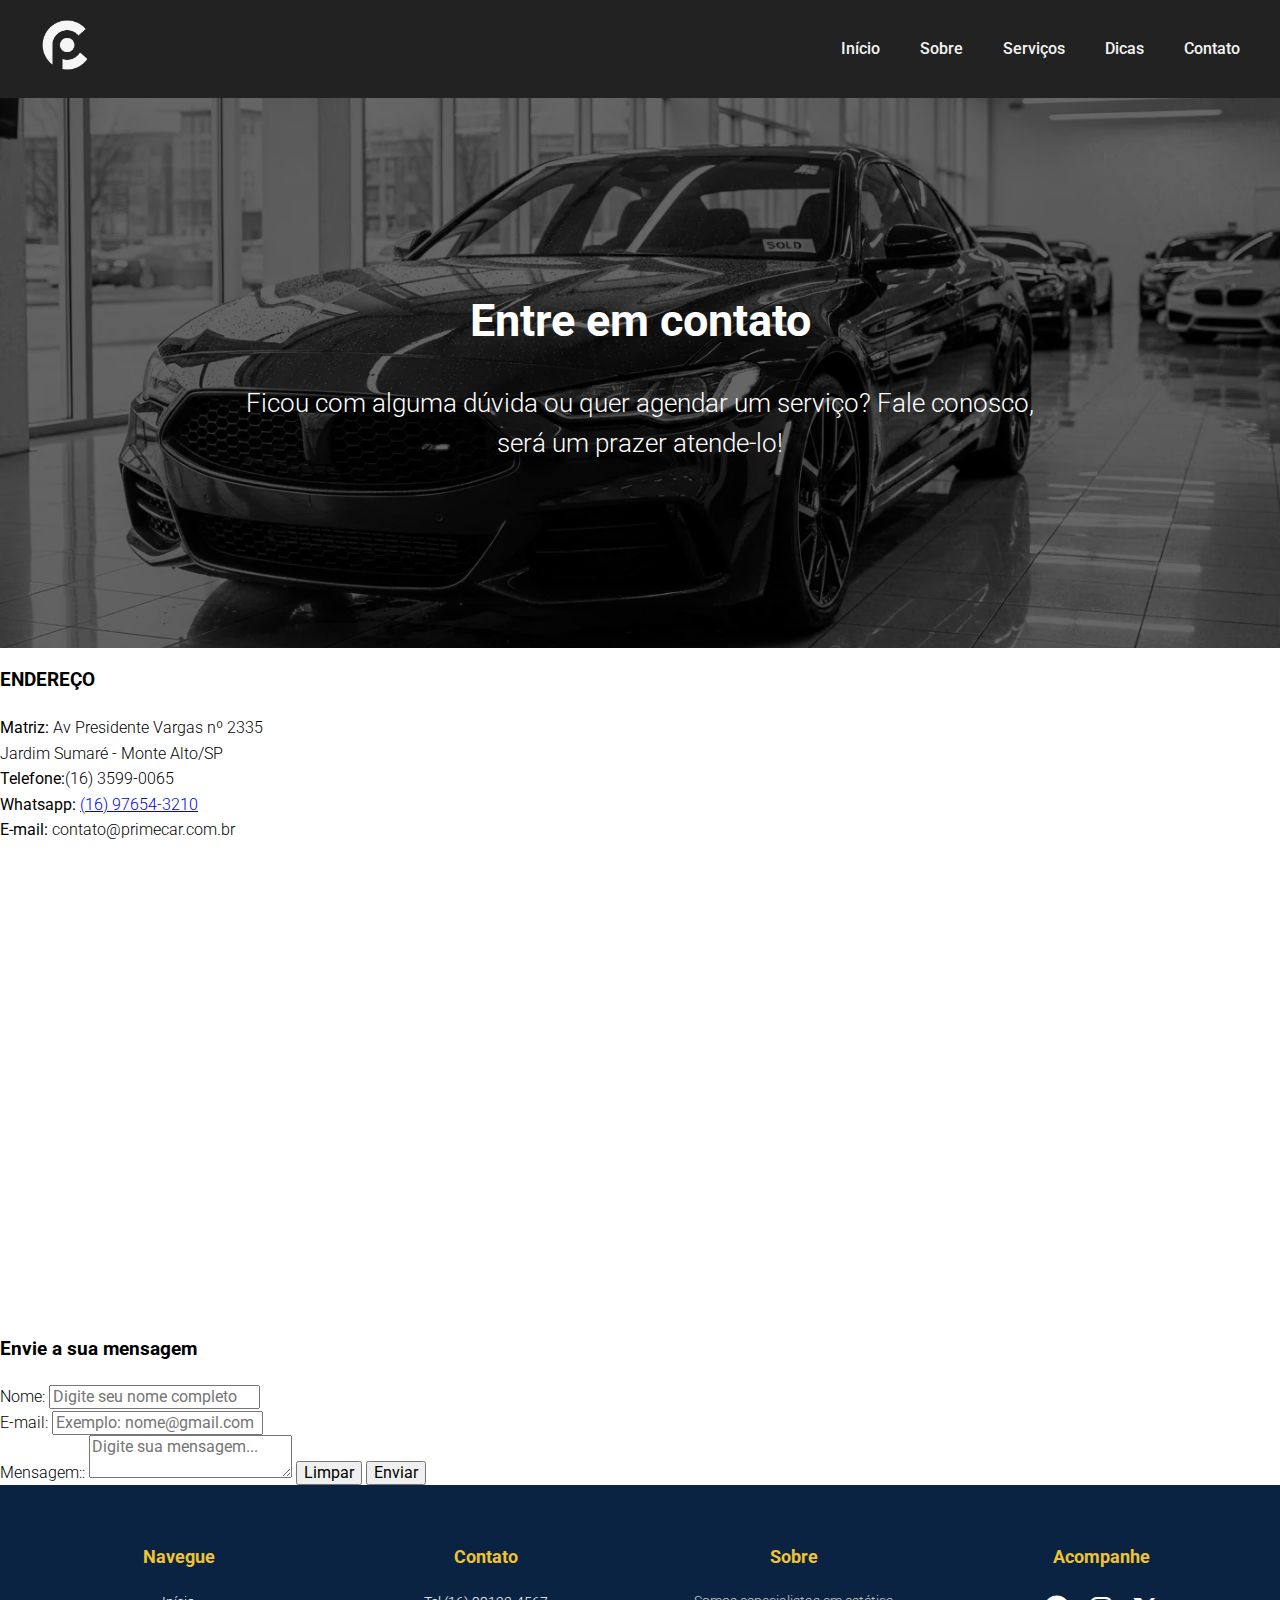
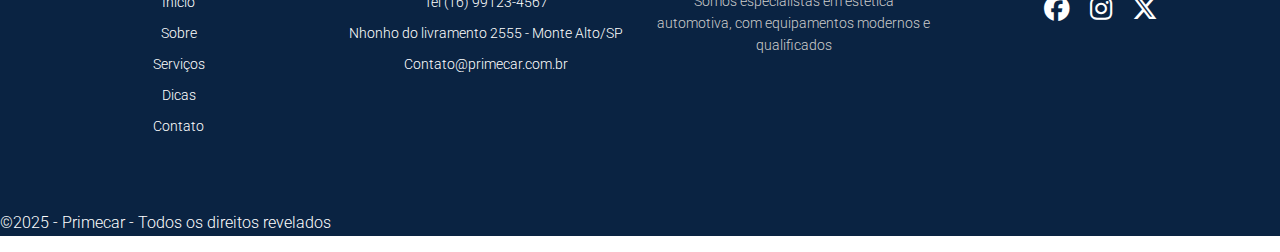
<file: contato.html>
<!DOCTYPE HTML>
<html lang="pt-BR">
<head>
  <meta charset="utf-8">
    <title>Primecar - Centro automotivo</title>

    <!-- FOLHAS DE ESTILO -->
    <link rel="stylesheet" type="text/css" href="css/normalize.css">
    <link rel="stylesheet" type="text/css" href="css/style.css">

    <!-- FONTES -->
    <link rel="preconnect" href="https://fonts.googleapis.com">
    <link rel="preconnect" href="https://fonts.gstatic.com" crossorigin>
    <link href="https://fonts.googleapis.com/css2?family=Roboto:ital,wght@0,100..900;1,100..900&family=Ubuntu:ital,wght@0,300;0,400;0,500;0,700;1,300;1,400;1,500;1,700&display=swap" rel="stylesheet">

        <!--ICONS-->
    <link rel="stylesheet" href="https://cdnjs.cloudflare.com/ajax/libs/font-awesome/6.5.0/css/all.min.css"&gt; <!-- Biblioteca de ícones (Facebook, Instagram, etc.) --> <!-- BIBILIOTECA DE ICONS - FACEBOOK INSTA E X-->

  </head>
  <body>
    <header class="main-header">
      <div class="logo">
        <img src="img/logo.png">
      </div>
      <nav class="main-nav">
        <ul>
        <a href="index.html"> <li>Início</li> </a>
         <a href="sobre.html"> <li>Sobre</li> </a>
         <a href="servicos.html"> <li>Serviços</li> </a>
         <a href="dicas.html"> <li>Dicas</li> </a>
         <a href="contato.html"> <li>Contato</li> </a>
        </ul>
      </nav>
    </header>
    <main>
       <section class="banner">
        <div class="banner-overlay"></div>  <!-- Sobreposição escura por cima da imagem -->
        <div class="banner-content">
           <h1>Entre em contato</h1>
         <p>Ficou com alguma dúvida ou quer agendar um serviço? Fale conosco, será um prazer atende-lo!</p>
        </div>
       </section>
       <!--SEÇÃO PRINCIPAL DA PÁGINA CONTATO-->
       <section class="contato">
         <!--BLOCO DE INFORMAÇÕES E MAPA-->
         <div class="contato-info">
           <!--TEXTO COM ENDEREÇO E INFORMAÇÕES-->
           <div class="contato-texto">
             <h3>ENDEREÇO</h3>
             <p>
               <strong>Matriz:</strong> Av Presidente Vargas nº 2335 <br>
               Jardim Sumaré - Monte Alto/SP <br>
               <strong>Telefone:</strong>(16) 3599-0065 <br>
               <strong>Whatsapp:</strong> <a href="https://wa.me/5516976543210"> (16) 97654-3210 </a> <br>
               <strong>E-mail:</strong> contato@primecar.com.br
             </p>
             <!--MAPA DO GOOGLE MAPS INCORPORADO-->
             <div class="contato-mapa">
               <iframe src="https://www.google.com/maps/embed?pb=!1m18!1m12!1m3!1d14291.809651965357!2d-48.49410683303131!3d-21.26377191897359!2m3!1f0!2f0!3f0!3m2!1i1024!2i768!4f13.1!3m3!1m2!1s0x94b946a0d67e47d1%3A0xf3e1b55ad50b293c!2sCentro%2C%20Monte%20Alto%20-%20SP%2C%2015910-000!5e1!3m2!1spt-BR!2sbr!4v1759835533305!5m2!1spt-BR!2sbr" width="600" height="450" style="border:0;" allowfullscreen="" loading="lazy" referrerpolicy="no-referrer-when-downgrade"></iframe>
             </div>
           </div>
         </div>
         <!--FORMULÁRIO DE CONTATO-->
         <div class="formulario-contato">
           <h3>Envie a sua mensagem</h3>
           <!--INICIO DO FORMULARIO DE CONTATO-->
           <form action="#" method=""> 


            <!----
            ' ACTION : destino de envio das informações do formulário ; ' METHOD : A forma de envio das informações podem ser GET ou POST.

            GET :  Envia as informações pela URL. Os valores ficam visiveis na barra de endereços, usado em formulários de pesquisa, filtro de produtos ou páginas de listagem como por exemplo "buscar carros por modelo." 


            POST : Envia as informações por dentro do corpo de requisitação, não aparecendo na barra de endereço URL. Usado em formulários de contatto, login, cadastro e etc.
            ----->
             
           </form>


            <!--Grupo de campo para nome-->

            <div class="form-grupo"> 
               <label for="nome">Nome:</label>
               <input type="text" name="nome" id="nome" placeholder="Digite seu nome completo" required="">
            </div>

             <!--Grupo de campo para E-mail-->

            <div class="form-grupo"></div>
             <label for="email">E-mail:</label>
             <input type="email" name="email" id="email" placeholder="Exemplo: nome@gmail.com" required="">
            </div>

            <!--Campo de mensagem-->

            <div class="form-grupo"></div>
             <label for="mensagem">Mensagem::</label>
             <textarea id="mensagem" name="Mensagem" placeholder="Digite sua mensagem..."></textarea>
            </div>

            <!--Botão de envio-->

             <button type="reset" class="btn-reset">Limpar</button>
             <button type="submit" class="btn-enviar">Enviar</button>
            
       </section>
    </main>
   <footer class="rodape"> <!-- INICIO DO RODAPÉ DO SITE -->

    <div class="rodape-container"> <!-- CONTAIR DO RODAPÉ PARA ORGANIZAÇÃO -->

       <!-- COLUNA 1 - NAVEGUE -->
       <div>
           <h3>Navegue</h3>
           <ul>
             <a href="index.html"><li>Início</li></a>
             <a href="sobre.html"><li>Sobre</li></a>
             <a href="serviços.html"><li>Serviços</li></a>
             <a href="dicas.html"><li>Dicas</li></a>
             <a href="contato.html"><li>Contato</li></a>
           </ul>
       </div> <!-- FECHA COLUNA 1 -->

       <!-- COLUNA 2 - CONTATO -->
       <div>
           <h3>Contato</h3>
           <ul>
             <li>Tel (16) 99123-4567</li>
             <li>Nhonho do livramento 2555 - Monte Alto/SP</li>
             <a href="mailto:Contato@primecar.com.br"><li>Contato@primecar.com.br</li></a>
           </ul>
       </div> <!-- FECHA COLUNA 2 -->

       <!-- COLUNA 3 - SOBRE -->
       <div>
           <h3>Sobre</h3>
           <p>Somos especialistas em estética automotiva, com equipamentos modernos e qualificados</p>
       </div> <!-- FECHA COLUNA 3 -->

       <!-- COLUNA 4 - ACOMPANHA (REDES SOCIAIS) -->
       <div>
           <h3>Acompanhe</h3>
           <div class="social-links">
             <a href=""><i class="fa-brands fa-facebook"></i></a>
             <a href=""><i class="fa-brands fa-instagram"></i></a>
             <a href=""><i class="fa-brands fa-x-twitter"></i></a>
           </div>
       </div> <!-- FECHA COLUNA 4 -->

    </div> <!-- FINAL DO CONTAINER DO RODAPÉ-->

    <p>&copy;2025 - Primecar - Todos os direitos revelados</p>
   </footer> <!-- FIM DO RODAPÉ -->
  </body>
  </html>
</file>
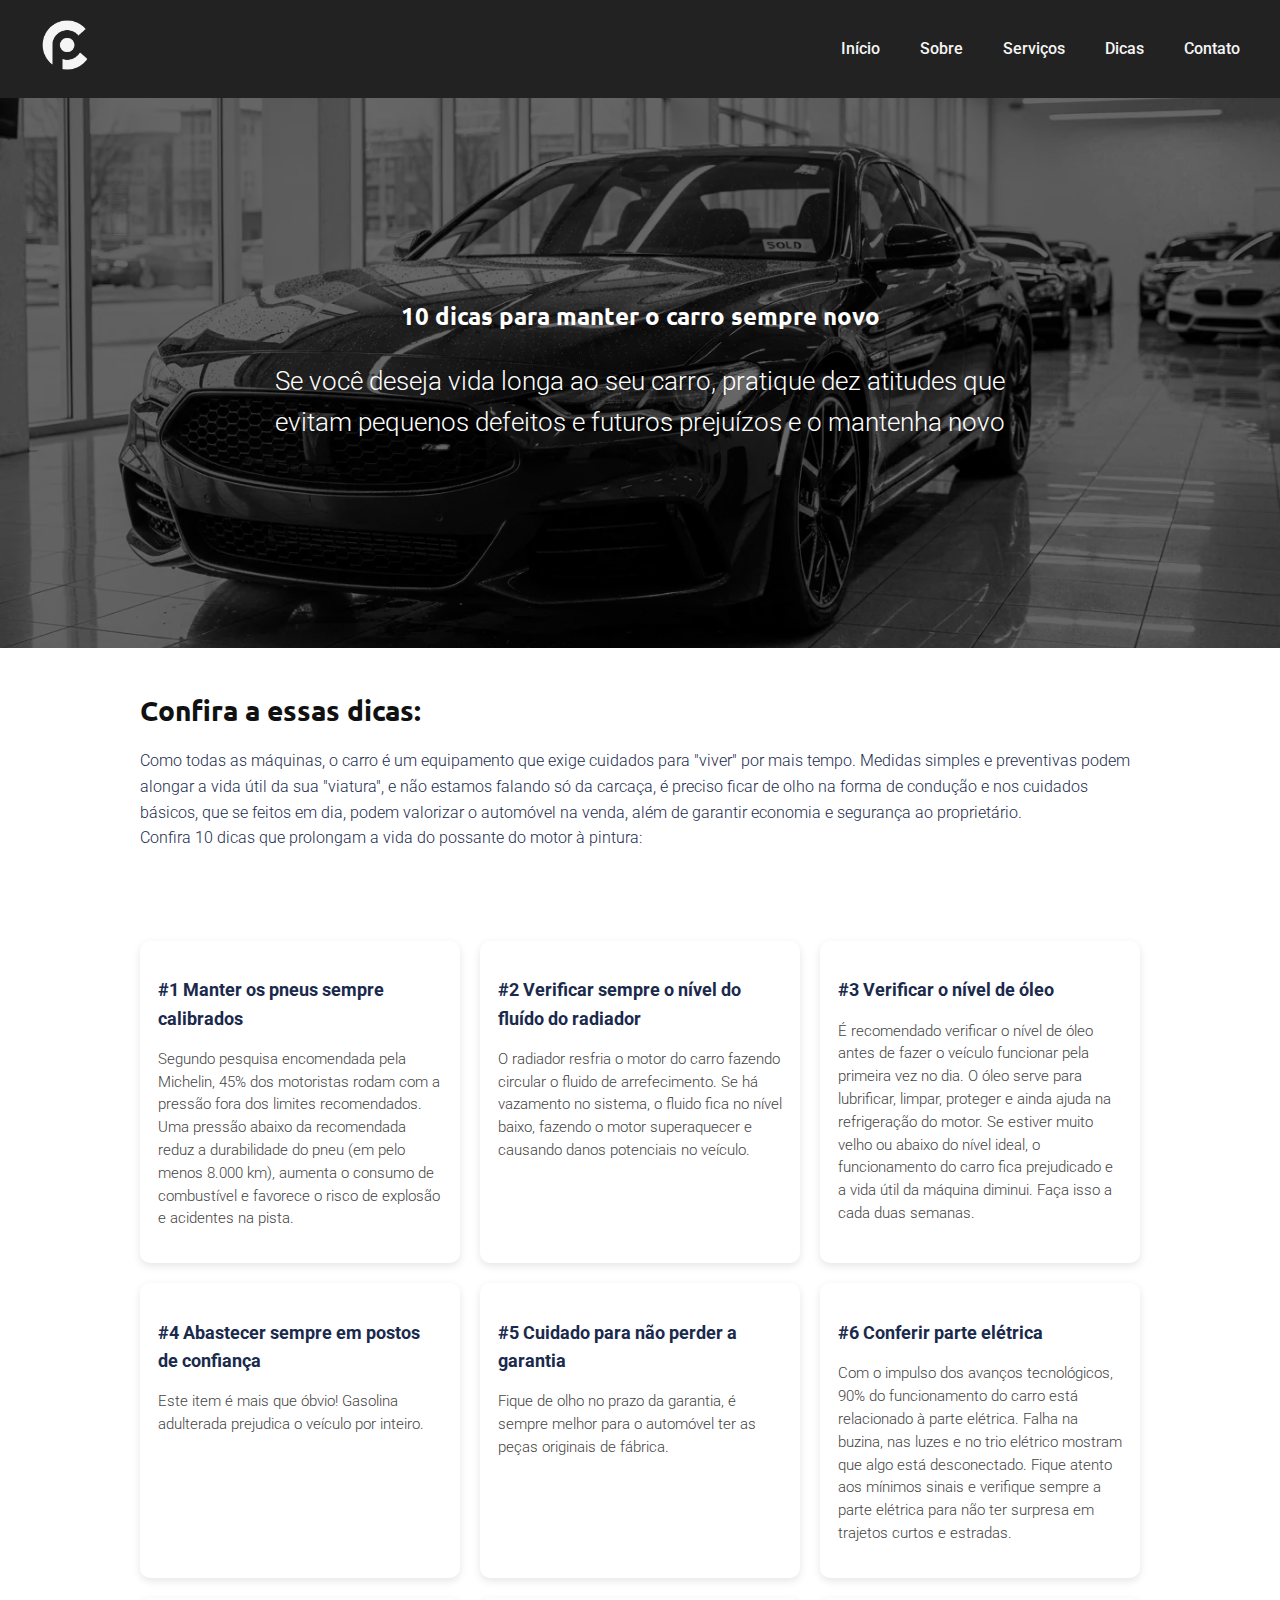
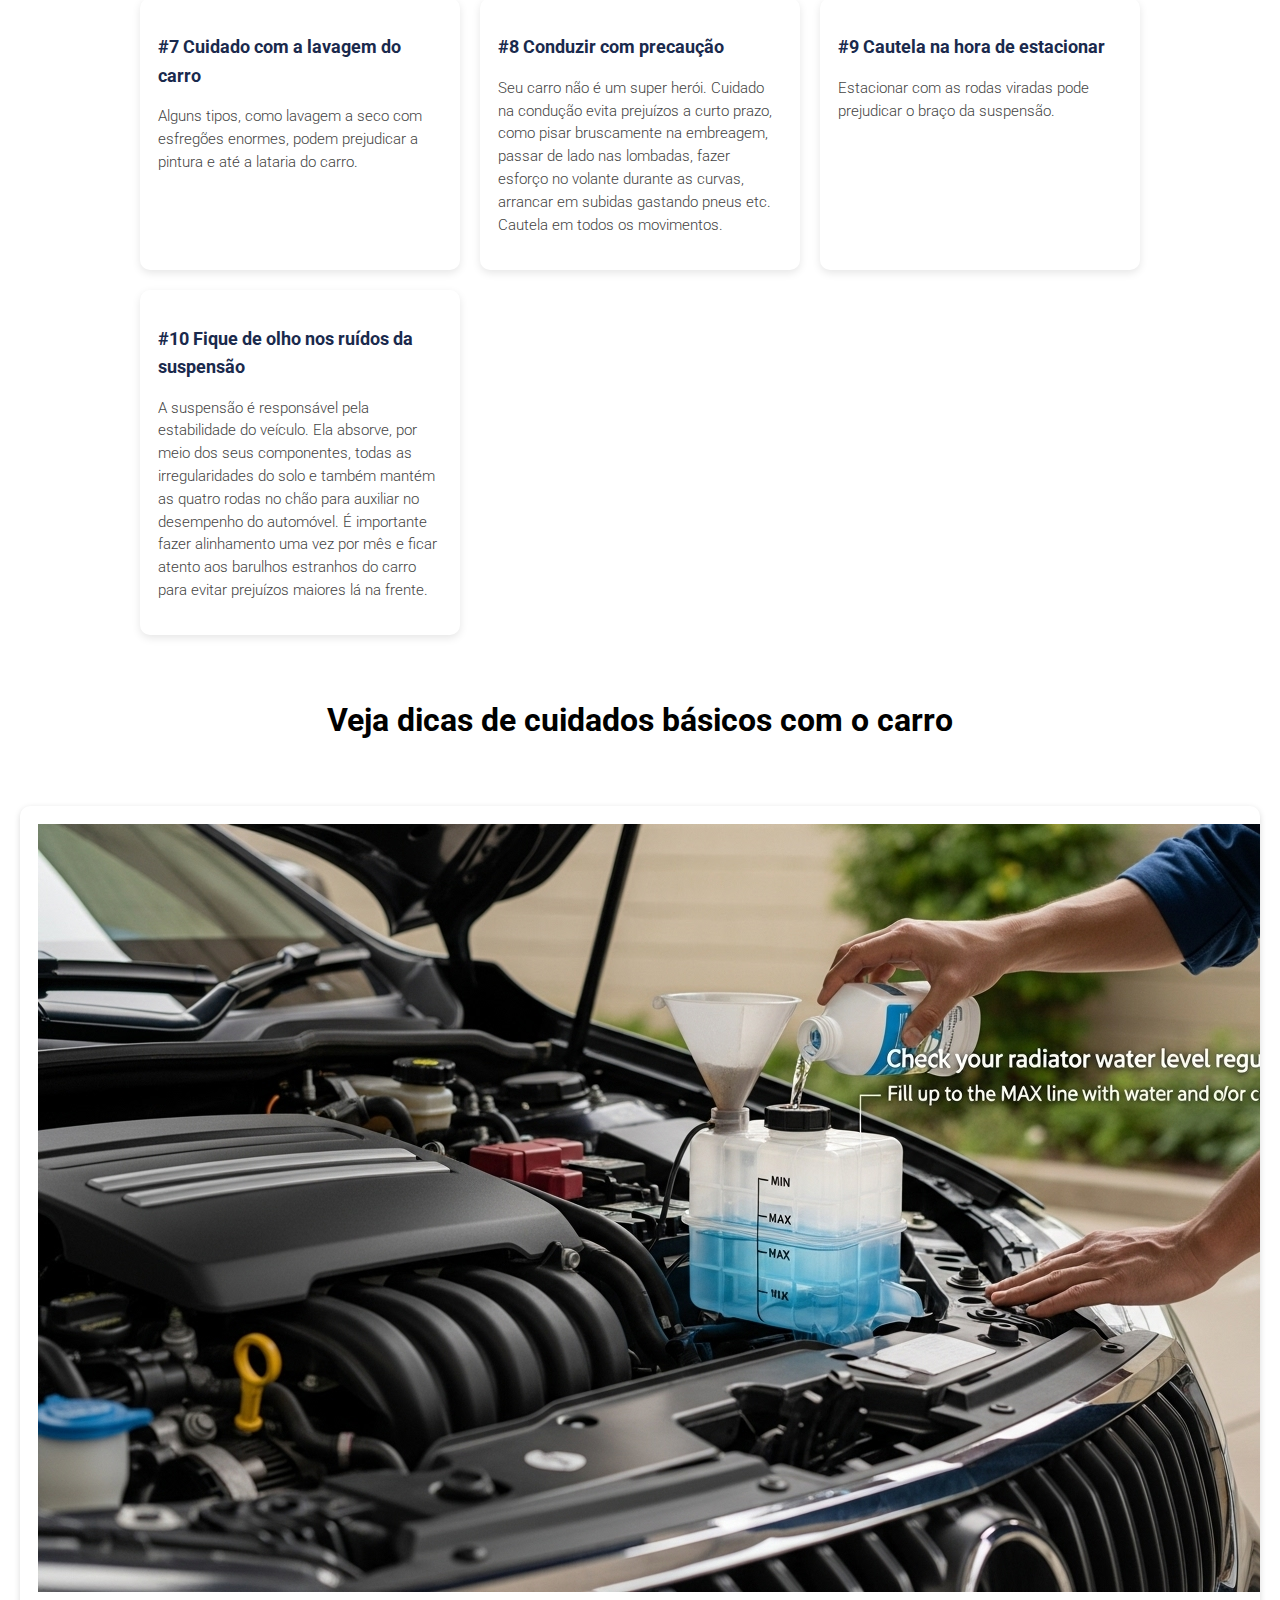
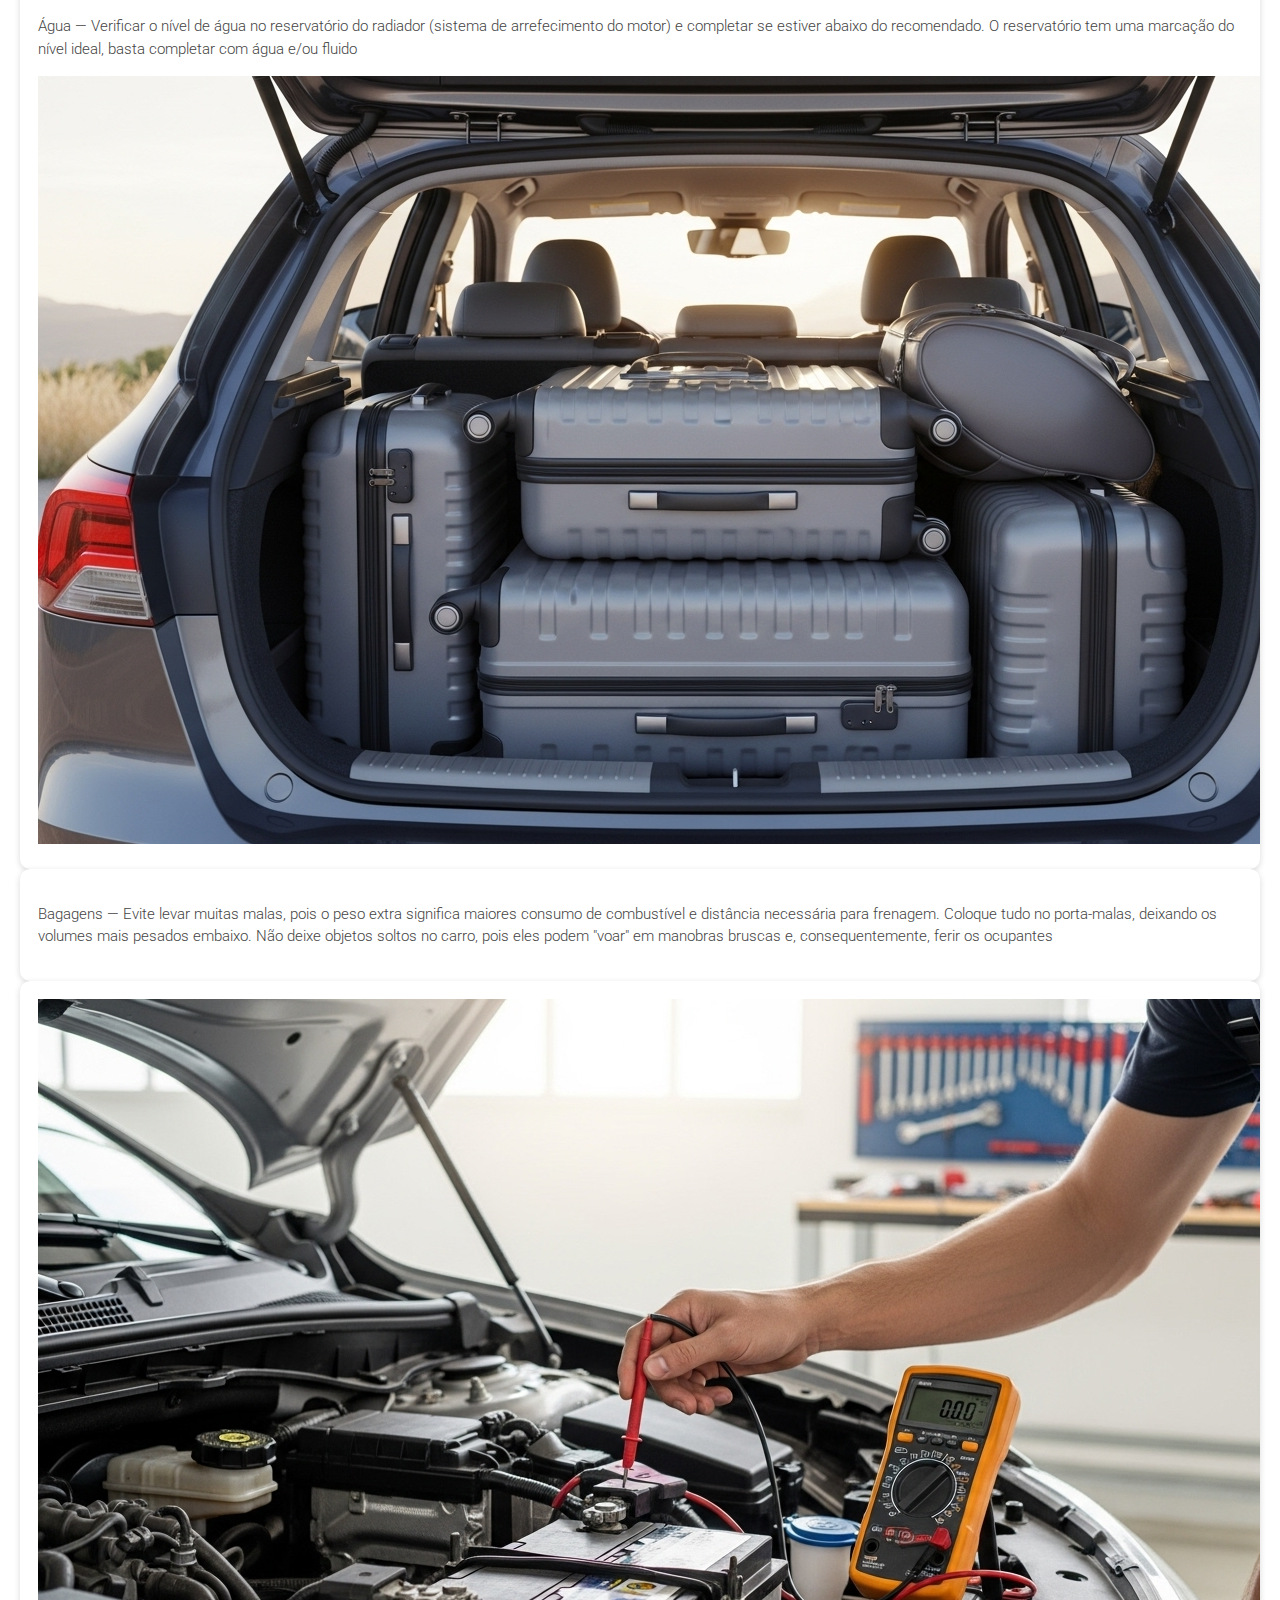
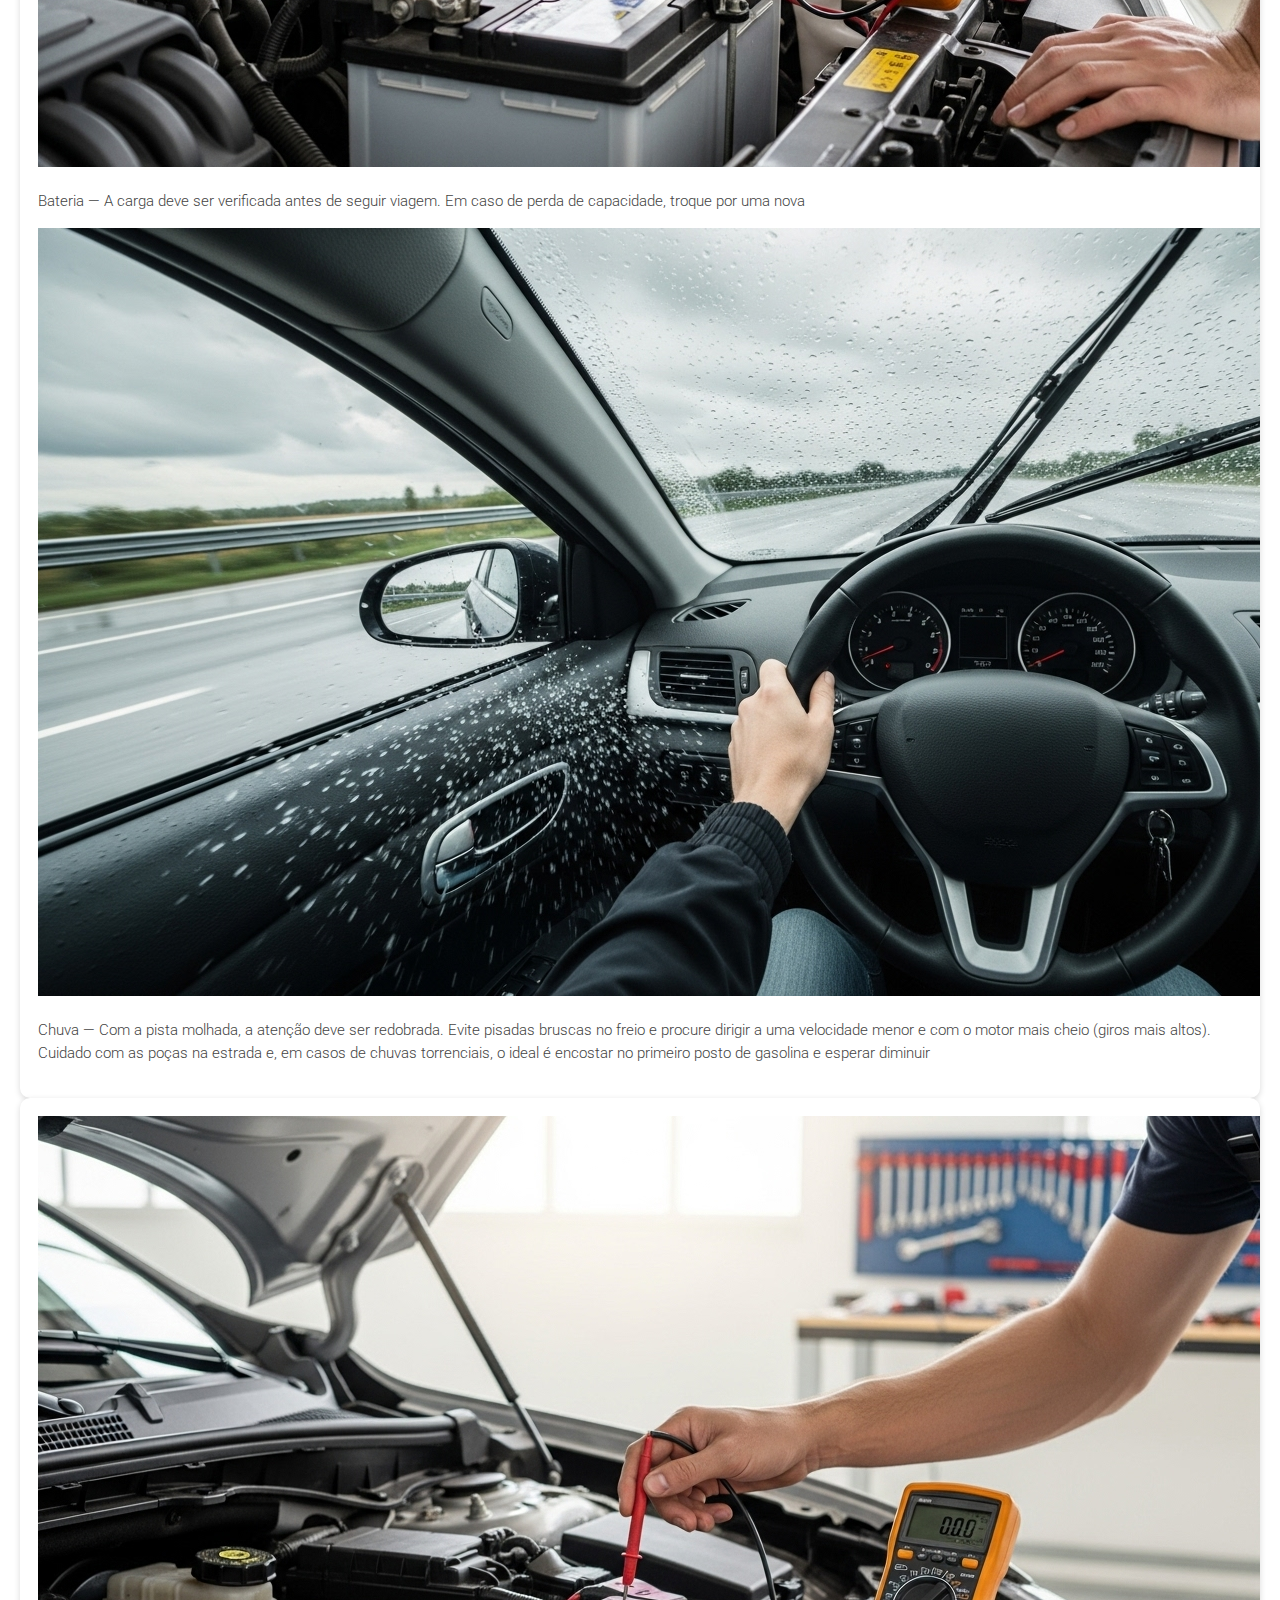
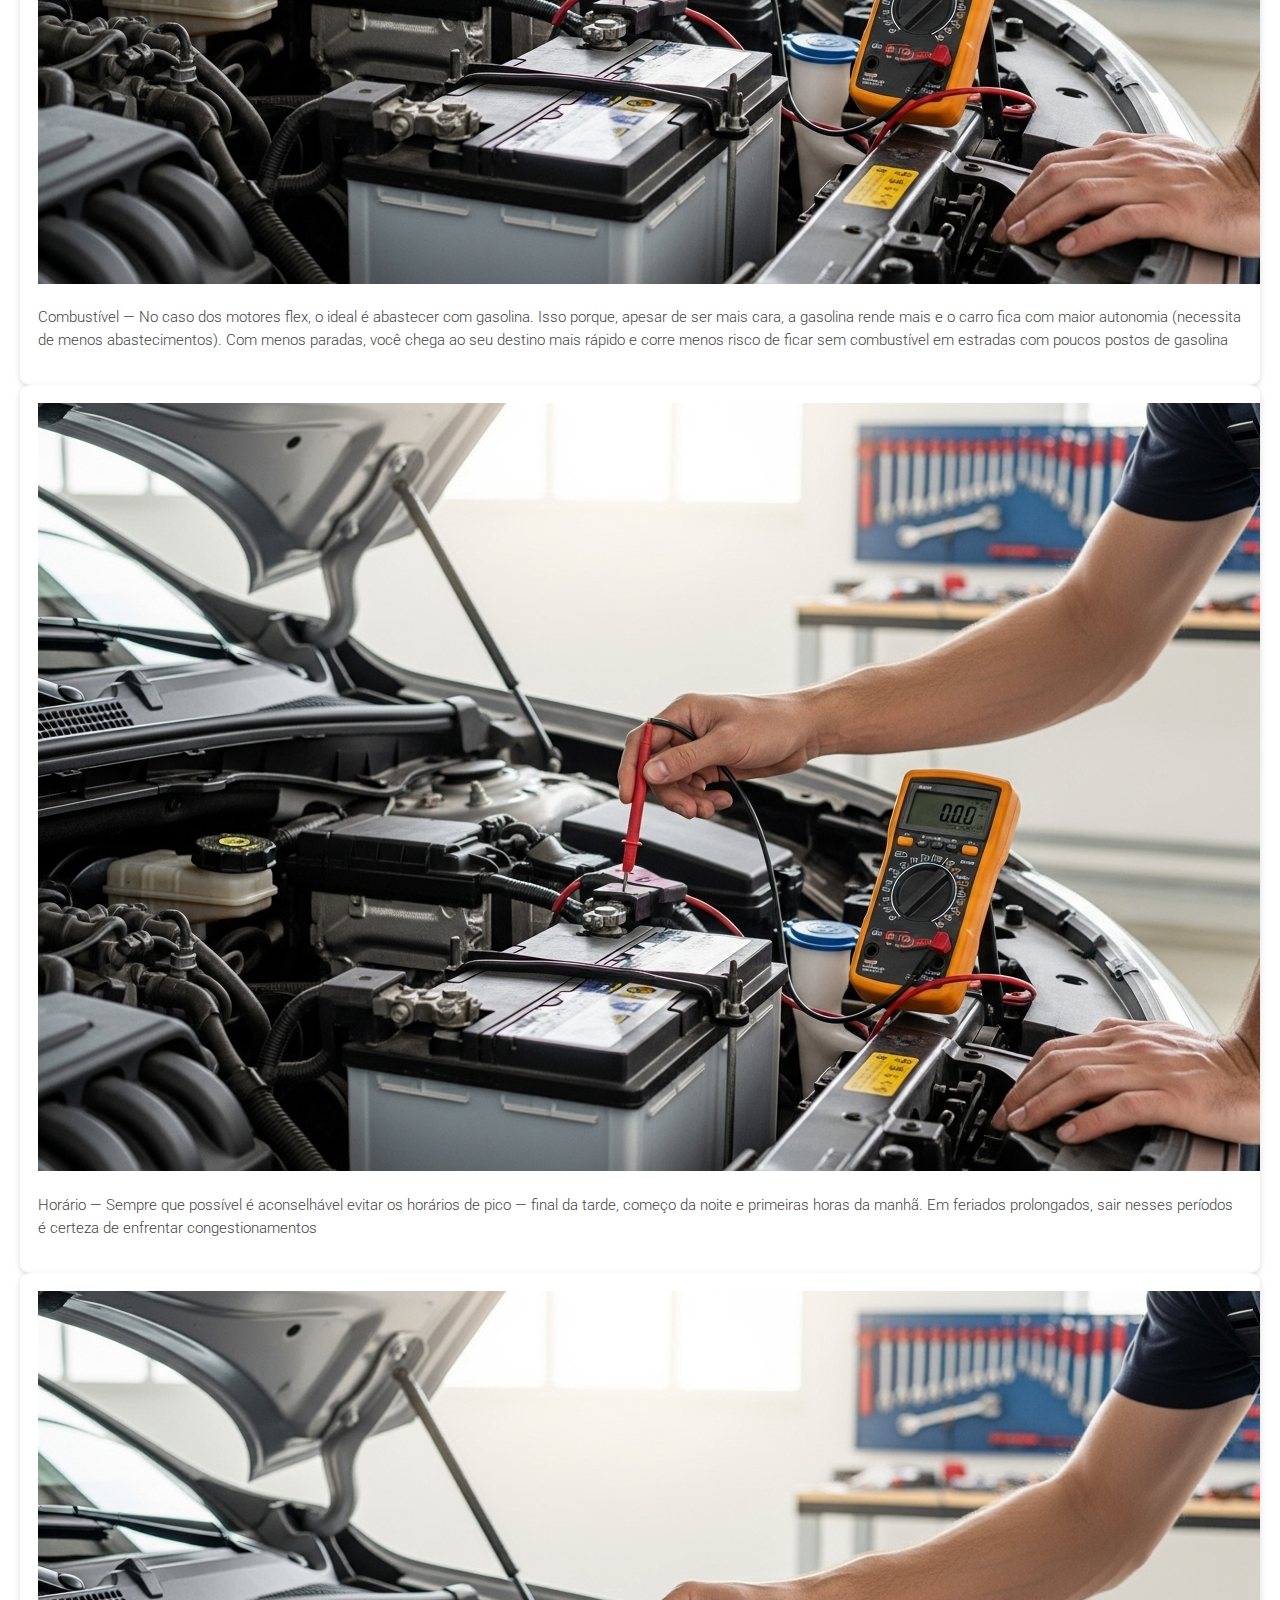
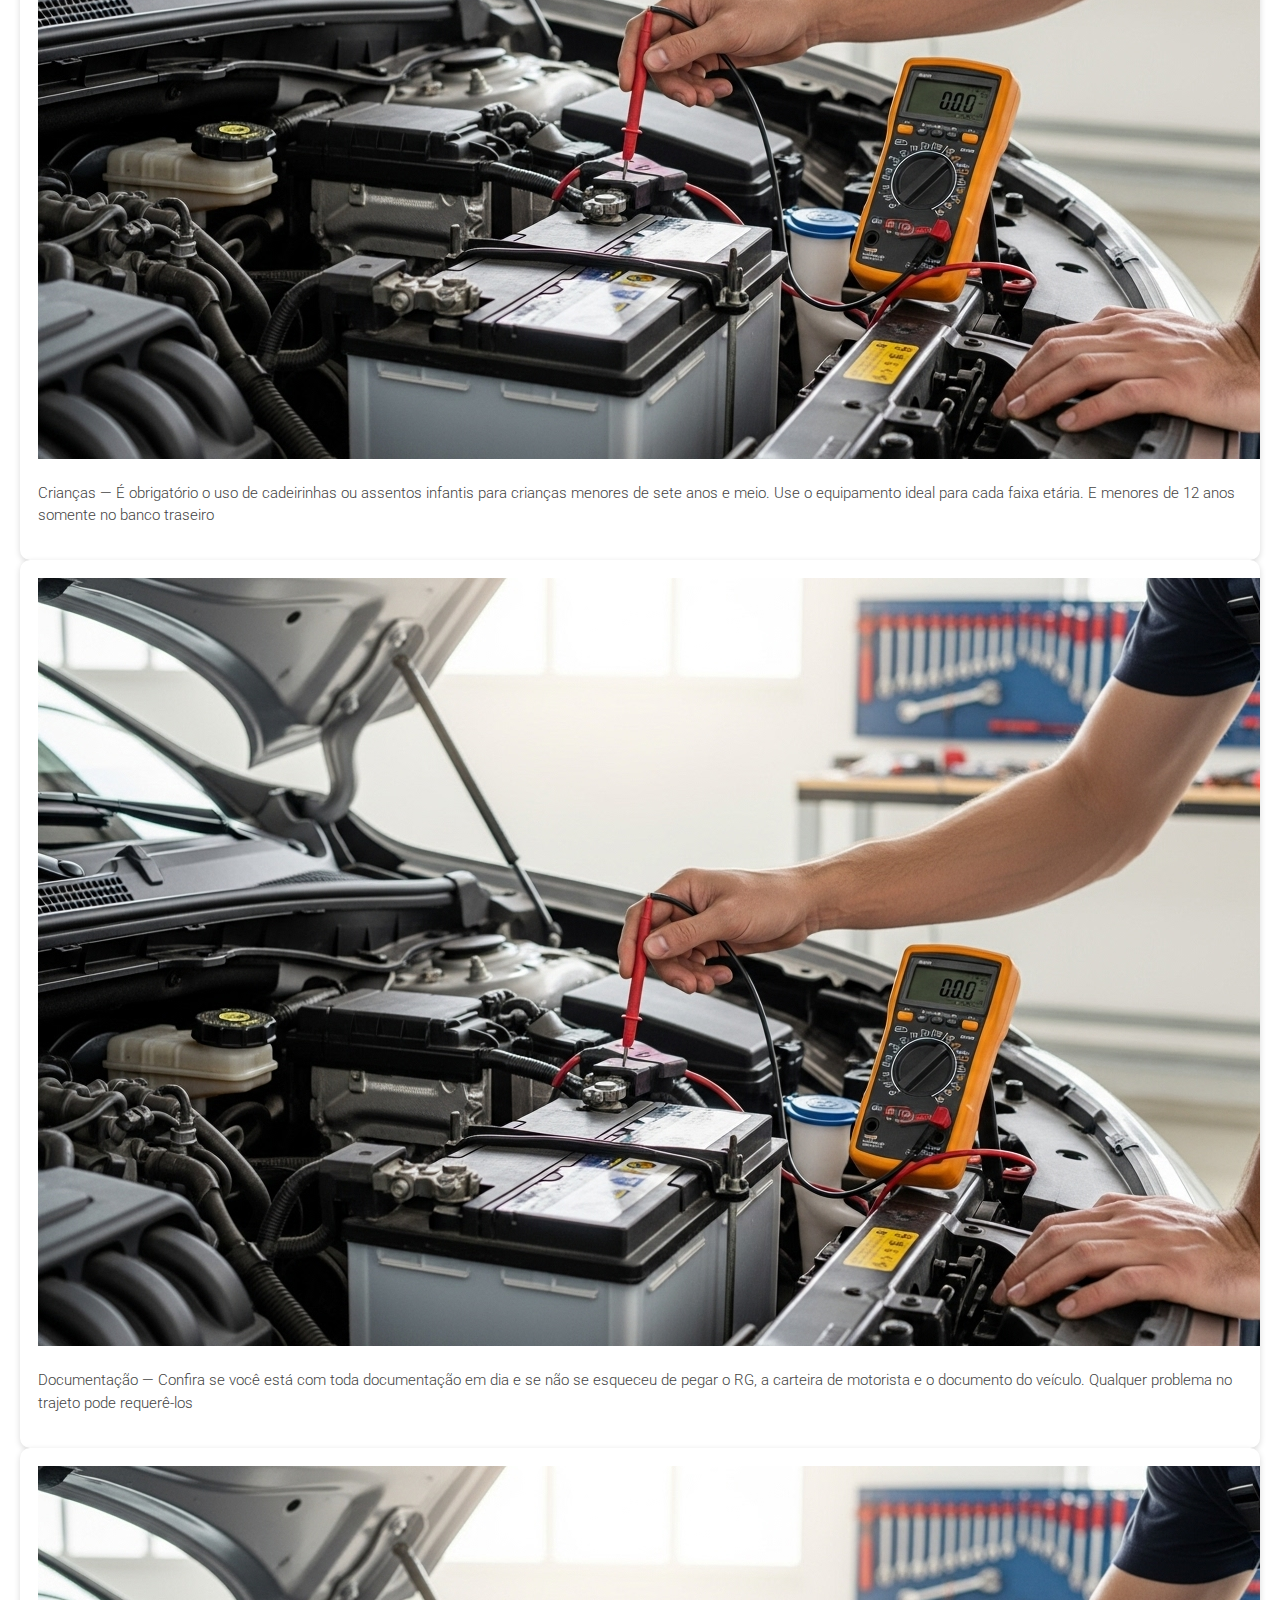
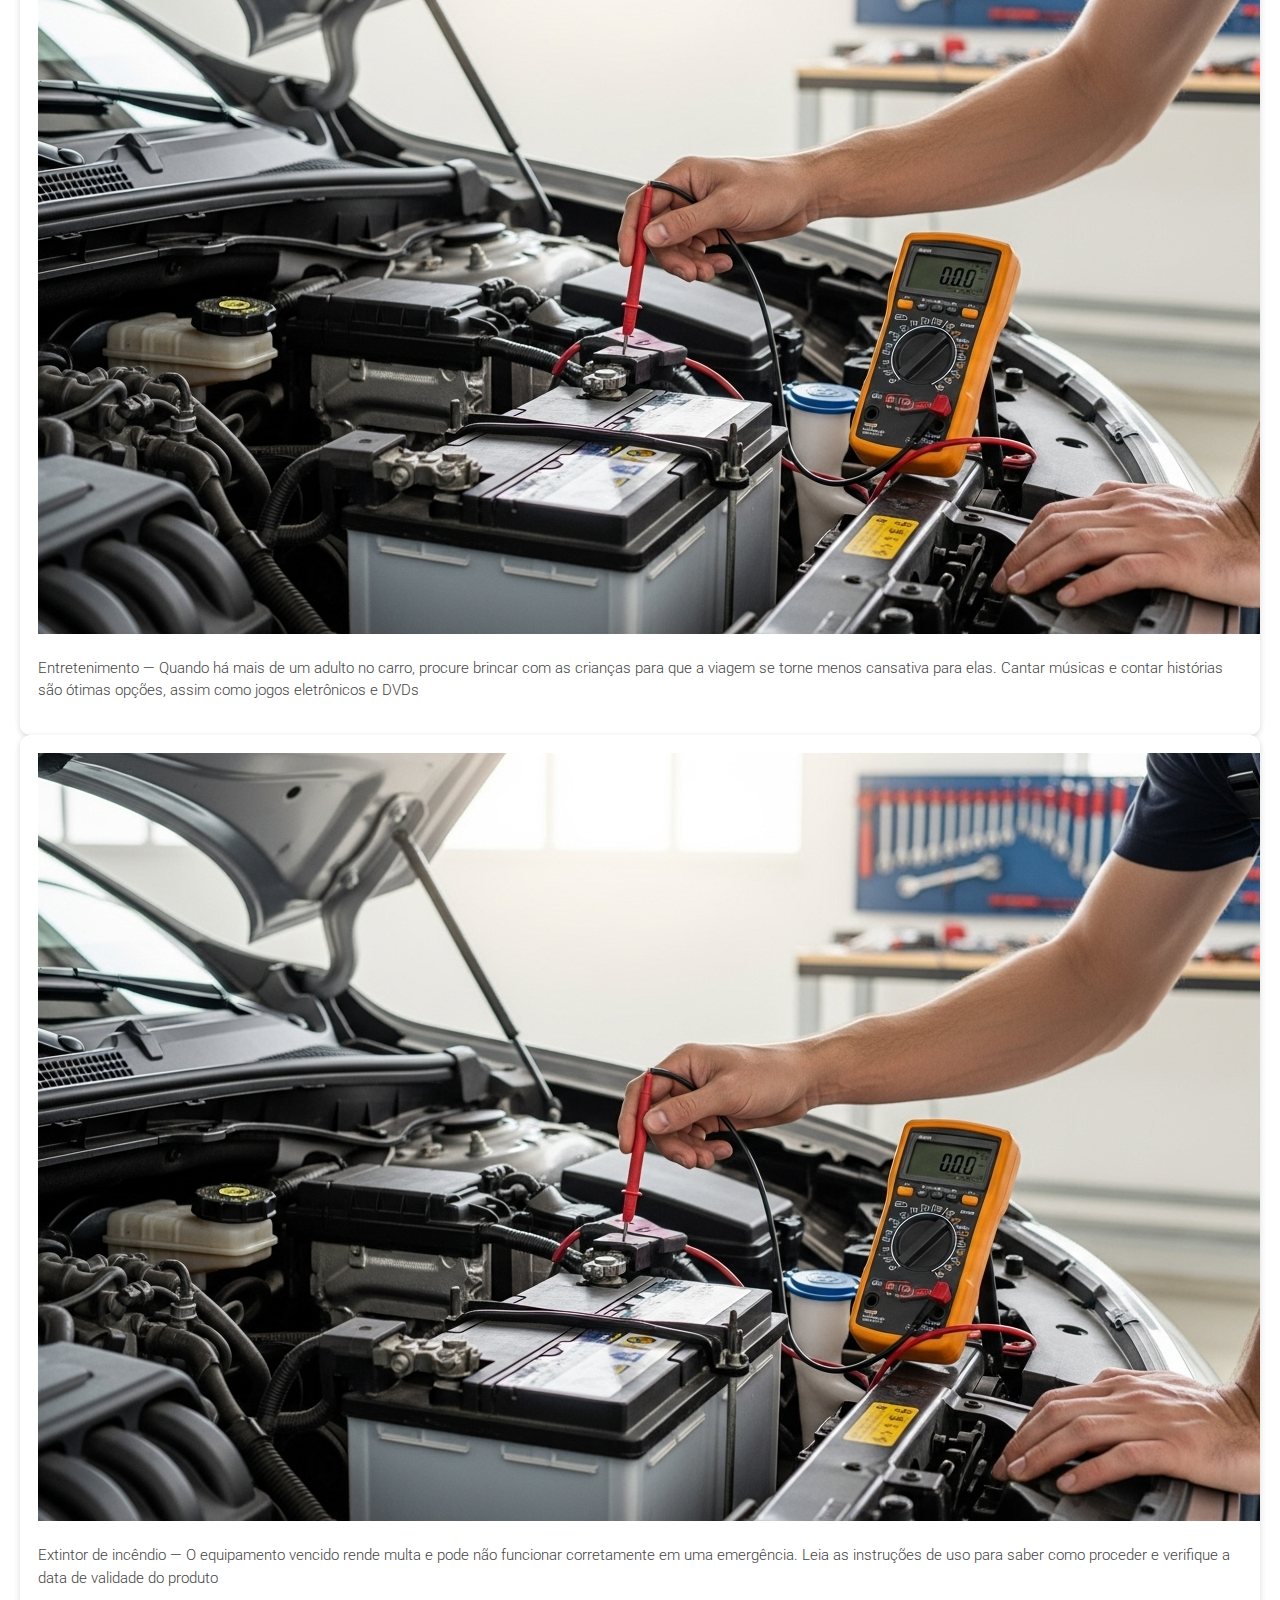
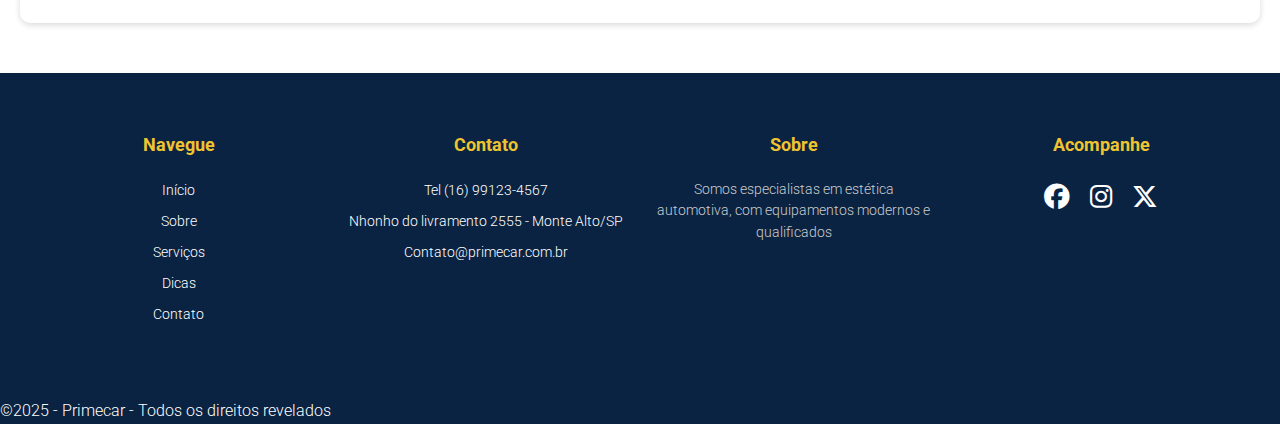
<file: dicas.html>
<!DOCTYPE HTML>
<html lang="pt-BR">
<head>
  <meta charset="utf-8">
    <title>Primecar - Centro automotivo</title>

    <!-- FOLHAS DE ESTILO -->
    <link rel="stylesheet" type="text/css" href="css/normalize.css">
    <link rel="stylesheet" type="text/css" href="css/style.css">

    <!-- FONTES -->
    <link rel="preconnect" href="https://fonts.googleapis.com">
    <link rel="preconnect" href="https://fonts.gstatic.com" crossorigin>
    <link href="https://fonts.googleapis.com/css2?family=Roboto:ital,wght@0,100..900;1,100..900&family=Ubuntu:ital,wght@0,300;0,400;0,500;0,700;1,300;1,400;1,500;1,700&display=swap" rel="stylesheet">

        <!--ICONS-->
    <link rel="stylesheet" href="https://cdnjs.cloudflare.com/ajax/libs/font-awesome/6.5.0/css/all.min.css"&gt; <!-- Biblioteca de ícones (Facebook, Instagram, etc.) --> <!-- BIBILIOTECA DE ICONS - FACEBOOK INSTA E X-->

  </head>
  <body>
    <header class="main-header">
      <div class="logo">
        <img src="img/logo.png">
      </div>
      <nav class="main-nav">
        <ul>
        <a href="index.html"> <li>Início</li> </a>
         <a href="sobre.html"> <li>Sobre</li> </a>
         <a href="servicos.html"> <li>Serviços</li> </a>
         <a href="dicas.html"> <li>Dicas</li> </a>
         <a href="contato.html"> <li>Contato</li> </a>
        </ul>
      </nav>
    </header>
    <main>
       <section class="banner">
        <div class="banner-overlay"></div>  <!-- Sobreposição escura por cima da imagem -->
        <div class="banner-content">
           <h2>10 dicas para manter o carro sempre novo</h2>
         <p>Se você deseja vida longa ao seu carro, pratique dez atitudes que evitam pequenos defeitos e futuros prejuízos e o mantenha
          novo</p>
        </div>
       </section>
       
       <!--INICIO DA PÁGINA DE DICAS-->

       <section>
        <div class="dicas-grupo">

          <h2>Confira a essas dicas:</h2>

         <p>Como todas as máquinas, o carro é um equipamento que exige cuidados para &quot;viver&quot; por mais tempo. Medidas simples e
      preventivas podem alongar a vida útil da sua &quot;viatura&quot;, e não estamos falando só da carcaça, é preciso ficar de olho na forma de
      condução e nos cuidados básicos, que se feitos em dia, podem valorizar o automóvel na venda, além de garantir economia e
      segurança ao proprietário. <br>

      Confira 10 dicas que prolongam a vida do possante do motor à pintura:</p>

      </div>

     <section class="dicas">
  <div class="dicas-grid">

    <article>
      <h3>#1 Manter os pneus sempre calibrados</h3>
      <p>Segundo pesquisa encomendada pela Michelin, 45% dos motoristas rodam com a pressão fora dos limites recomendados. Uma pressão abaixo da recomendada reduz a durabilidade do pneu (em pelo menos 8.000 km), aumenta o consumo de combustível e favorece o risco de explosão e acidentes na pista.</p>
    </article>

    <article>
      <h3>#2 Verificar sempre o nível do fluído do radiador</h3>
      <p>O radiador resfria o motor do carro fazendo circular o fluido de arrefecimento. Se há vazamento no sistema, o fluido fica no nível baixo, fazendo o motor superaquecer e causando danos potenciais no veículo.</p>
    </article>

    <article>
      <h3>#3 Verificar o nível de óleo</h3>
      <p>É recomendado verificar o nível de óleo antes de fazer o veículo funcionar pela primeira vez no dia. O óleo serve para lubrificar, limpar, proteger e ainda ajuda na refrigeração do motor. Se estiver muito velho ou abaixo do nível ideal, o funcionamento do carro fica prejudicado e a vida útil da máquina diminui. Faça isso a cada duas semanas.</p>
    </article>

    <article>
      <h3>#4 Abastecer sempre em postos de confiança</h3>
      <p>Este item é mais que óbvio! Gasolina adulterada prejudica o veículo por inteiro.</p>
    </article>

    <article>
      <h3>#5 Cuidado para não perder a garantia</h3>
      <p>Fique de olho no prazo da garantia, é sempre melhor para o automóvel ter as peças originais de fábrica.</p>
    </article>

    <article>
      <h3>#6 Conferir parte elétrica</h3>
      <p>Com o impulso dos avanços tecnológicos, 90% do funcionamento do carro está relacionado à parte elétrica. Falha na buzina, nas luzes e no trio elétrico mostram que algo está desconectado. Fique atento aos mínimos sinais e verifique sempre a parte elétrica para não ter surpresa em trajetos curtos e estradas.</p>
    </article>

    <article>
      <h3>#7 Cuidado com a lavagem do carro</h3>
      <p>Alguns tipos, como lavagem a seco com esfregões enormes, podem prejudicar a pintura e até a lataria do carro.</p>
    </article>

    <article>
      <h3>#8 Conduzir com precaução</h3>
      <p>Seu carro não é um super herói. Cuidado na condução evita prejuízos a curto prazo, como pisar bruscamente na embreagem, passar de lado nas lombadas, fazer esforço no volante durante as curvas, arrancar em subidas gastando pneus etc. Cautela em todos os movimentos.</p>
    </article>

    <article>
      <h3>#9 Cautela na hora de estacionar</h3>
      <p>Estacionar com as rodas viradas pode prejudicar o braço da suspensão.</p>
    </article>

    <article>
      <h3>#10 Fique de olho nos ruídos da suspensão</h3>
      <p>A suspensão é responsável pela estabilidade do veículo. Ela absorve, por meio dos seus componentes, todas as irregularidades do solo e também mantém as quatro rodas no chão para auxiliar no desempenho do automóvel. É importante fazer alinhamento uma vez por mês e ficar atento aos barulhos estranhos do carro para evitar prejuízos maiores lá na frente.</p>
    </article>

  </div>

      <div class="dicass">

          <h1>Veja dicas de cuidados básicos com o carro</h1>
          <article>
        <img src="img/Agua checagem.jfif" alt="agua checagem">
        <p>Água — Verificar o nível de água no reservatório do radiador (sistema de arrefecimento do motor) e completar se estiver abaixo
        do recomendado. O reservatório tem uma marcação do nível ideal, basta completar com água e/ou fluido</p>
        <img src="img/bagagens.jfif" alt="bagagens">
        </article>
        <article>
        <p>Bagagens — Evite levar muitas malas, pois o peso extra significa maiores consumo de combustível e distância necessária para frenagem. Coloque tudo no porta-malas, deixando os volumes mais pesados embaixo. Não deixe objetos soltos no carro, pois eles podem &quot;voar&quot; em manobras bruscas e, consequentemente, ferir os ocupantes</p>
        </article>
        <article>
        <img src="img/Bateria do carro.jfif" alt="bateria">
        <p>Bateria — A carga deve ser verificada antes de seguir viagem. Em caso de perda de capacidade, troque por uma nova</p>
        <img src="img/chuva.jfif" alt="chuva">
        <p>Chuva — Com a pista molhada, a atenção deve ser redobrada. Evite pisadas bruscas no freio e procure dirigir a uma velocidade
        menor e com o motor mais cheio (giros mais altos). Cuidado com as poças na estrada e, em casos de chuvas torrenciais, o ideal é
        encostar no primeiro posto de gasolina e esperar diminuir</p> 
        </article>
        <article>
        <img src="img/Bateria do carro.jfif" alt="combustivel">
        <p>Combustível — No caso dos motores flex, o ideal é abastecer com gasolina. Isso porque, apesar de ser mais cara, a gasolina
        rende mais e o carro fica com maior autonomia (necessita de menos abastecimentos). Com menos paradas, você chega ao seu
        destino mais rápido e corre menos risco de ficar sem combustível em estradas com poucos postos de gasolina</p>
        </article>
        <article>
        <img src="img/Bateria do carro.jfif" alt="horario">
        <p>Horário — Sempre que possível é aconselhável evitar os horários de pico — final da tarde, começo da noite e primeiras horas da
        manhã. Em feriados prolongados, sair nesses períodos é certeza de enfrentar congestionamentos</p>
        </article>
        <article>
        <img src="img/Bateria do carro.jfif" alt="crianças">
        <p>Crianças — É obrigatório o uso de cadeirinhas ou assentos infantis para crianças menores de sete anos e meio. Use o
        equipamento ideal para cada faixa etária. E menores de 12 anos somente no banco traseiro</p>
        </article>
        <article>
        <img src="img/Bateria do carro.jfif" alt="documentação">
        <p>Documentação — Confira se você está com toda documentação em dia e se não se esqueceu de pegar o RG, a carteira de
        motorista e o documento do veículo. Qualquer problema no trajeto pode requerê-los</p>
        </article>
        <article>
        <img src="img/Bateria do carro.jfif" alt="entretenimento">
        <p>Entretenimento — Quando há mais de um adulto no carro, procure brincar com as crianças para que a viagem se torne menos
        cansativa para elas. Cantar músicas e contar histórias são ótimas opções, assim como jogos eletrônicos e DVDs</p>
        </article>
        <article>
        <img src="img/Bateria do carro.jfif" alt="extintor">
        <p>Extintor de incêndio — O equipamento vencido rende multa e pode não funcionar corretamente em uma emergência. Leia as
        instruções de uso para saber como proceder e verifique a data de validade do produto</p>
        </article>
    </div>

       <!--FINAL DA PÁGINA DE DICAS-->

</section>


      </section>
    </main>
   <footer class="rodape"> <!-- INICIO DO RODAPÉ DO SITE -->

    <div class="rodape-container"> <!-- CONTAIR DO RODAPÉ PARA ORGANIZAÇÃO -->

       <!-- COLUNA 1 - NAVEGUE -->
       <div>
           <h3>Navegue</h3>
           <ul>
             <a href="index.html"><li>Início</li></a>
             <a href="sobre.html"><li>Sobre</li></a>
             <a href="serviços.html"><li>Serviços</li></a>
             <a href="dicas.html"><li>Dicas</li></a>
             <a href="contato.html"><li>Contato</li></a>
           </ul>
       </div> <!-- FECHA COLUNA 1 -->

       <!-- COLUNA 2 - CONTATO -->
       <div>
           <h3>Contato</h3>
           <ul>
             <li>Tel (16) 99123-4567</li>
             <li>Nhonho do livramento 2555 - Monte Alto/SP</li>
             <a href="mailto:Contato@primecar.com.br"><li>Contato@primecar.com.br</li></a>
           </ul>
       </div> <!-- FECHA COLUNA 2 -->

       <!-- COLUNA 3 - SOBRE -->
       <div>
           <h3>Sobre</h3>
           <p>Somos especialistas em estética automotiva, com equipamentos modernos e qualificados</p>
       </div> <!-- FECHA COLUNA 3 -->

       <!-- COLUNA 4 - ACOMPANHA (REDES SOCIAIS) -->
       <div>
           <h3>Acompanhe</h3>
           <div class="social-links">
             <a href=""><i class="fa-brands fa-facebook"></i></a>
             <a href=""><i class="fa-brands fa-instagram"></i></a>
             <a href=""><i class="fa-brands fa-x-twitter"></i></a>
           </div>
       </div> <!-- FECHA COLUNA 4 -->

    </div> <!-- FINAL DO CONTAINER DO RODAPÉ-->

    <p>&copy;2025 - Primecar - Todos os direitos revelados</p>
   </footer> <!-- FIM DO RODAPÉ -->
  </body>
  </html>
</file>
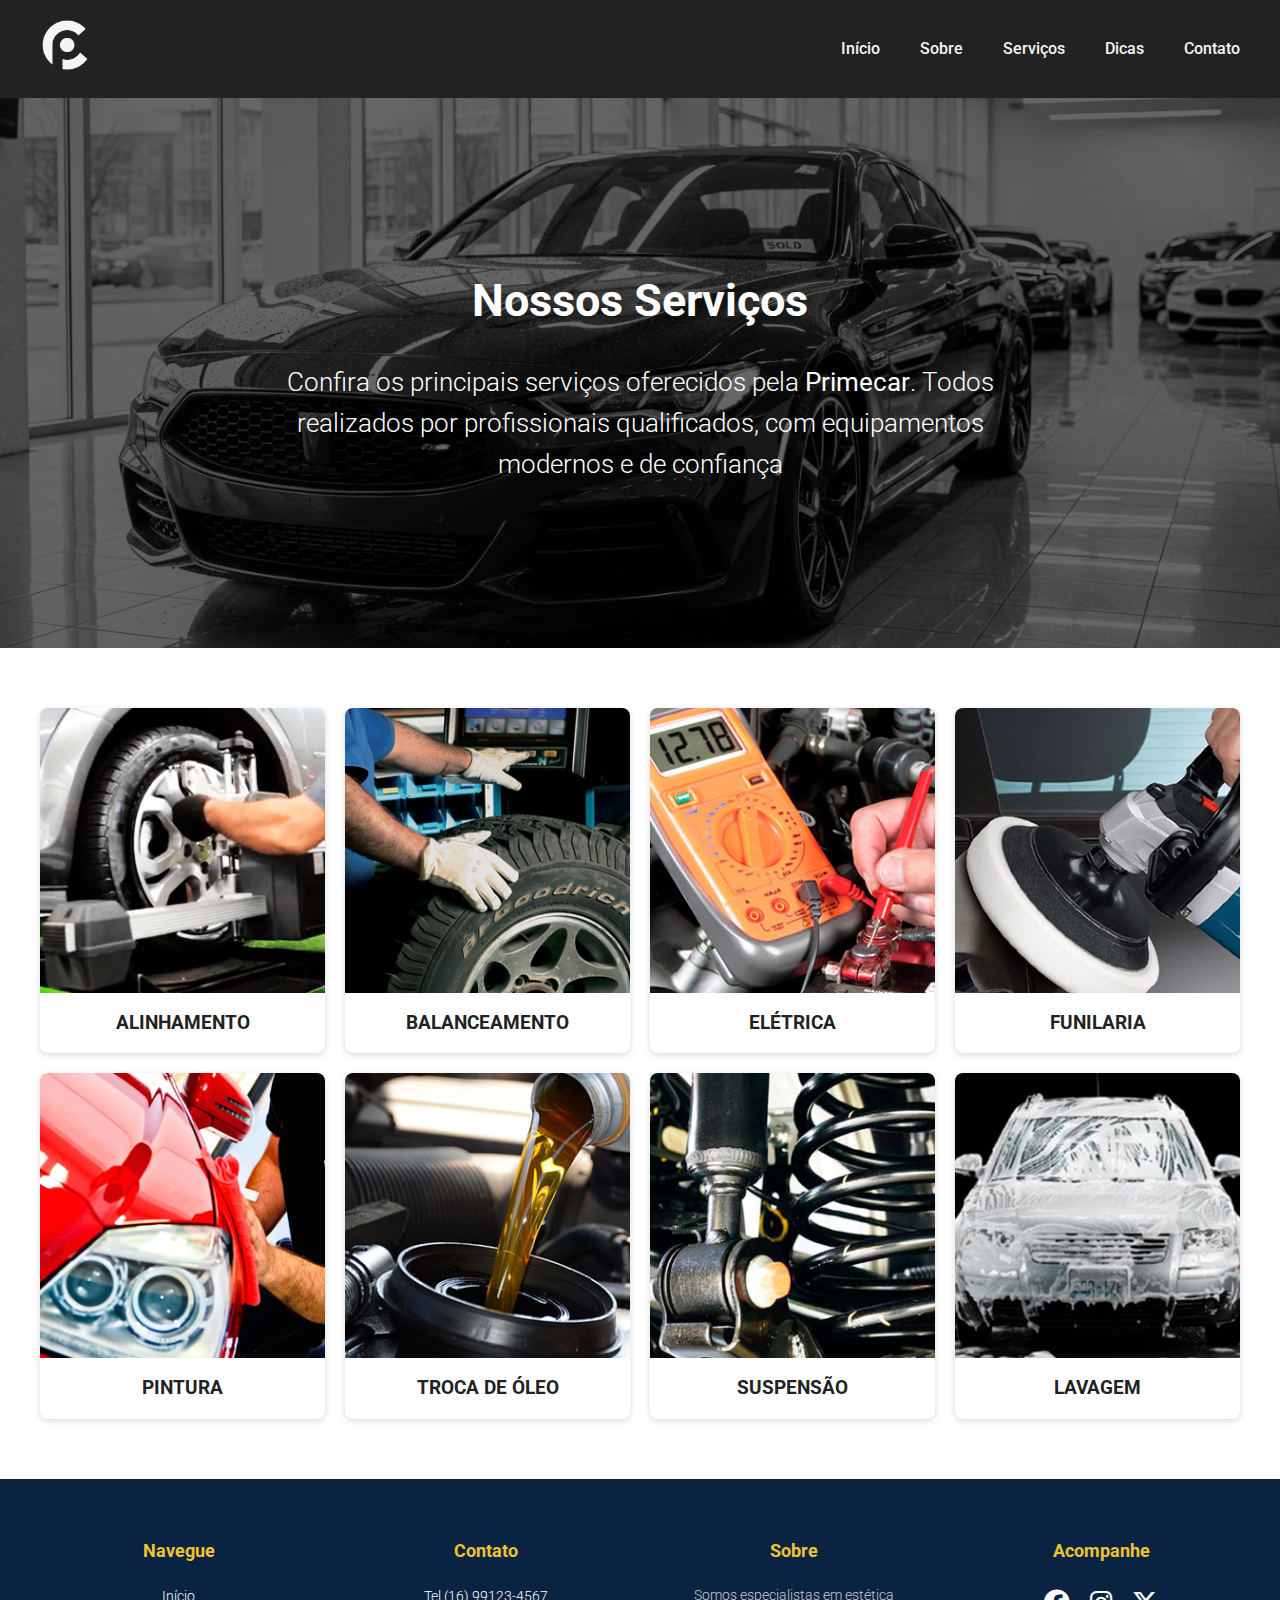
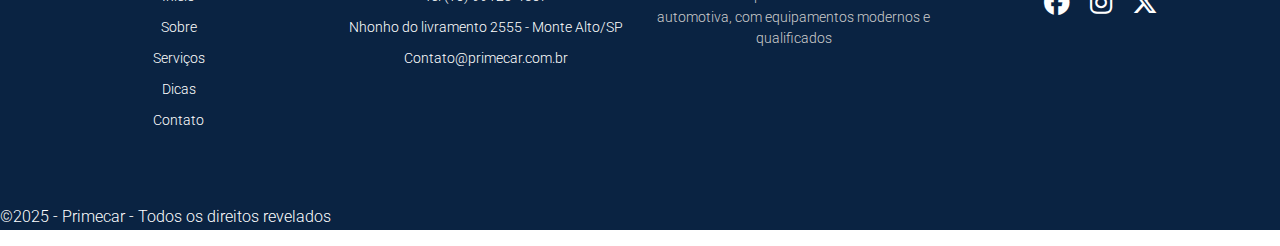
<file: servicos.html>
<!DOCTYPE HTML>
<html lang="pt-BR">
<head>
  <meta charset="utf-8">
    <title>Primecar - Centro automotivo</title>

    <!-- FOLHAS DE ESTILO -->
    <link rel="stylesheet" type="text/css" href="css/normalize.css">
    <link rel="stylesheet" type="text/css" href="css/style.css">

    <!-- FONTES -->
    <link rel="preconnect" href="https://fonts.googleapis.com">
    <link rel="preconnect" href="https://fonts.gstatic.com" crossorigin>
    <link href="https://fonts.googleapis.com/css2?family=Roboto:ital,wght@0,100..900;1,100..900&family=Ubuntu:ital,wght@0,300;0,400;0,500;0,700;1,300;1,400;1,500;1,700&display=swap" rel="stylesheet">

        <!--ICONS-->
    <link rel="stylesheet" href="https://cdnjs.cloudflare.com/ajax/libs/font-awesome/6.5.0/css/all.min.css"&gt; <!-- Biblioteca de ícones (Facebook, Instagram, etc.) --> <!-- BIBILIOTECA DE ICONS - FACEBOOK INSTA E X-->

  </head>
  <body>
    <header class="main-header">
      <div class="logo">
        <img src="img/logo.png">
      </div>
      <nav class="main-nav">
        <ul>
        <a href="index.html"> <li>Início</li> </a>
         <a href="sobre.html"> <li>Sobre</li> </a>
         <a href="servicos.html"> <li>Serviços</li> </a>
         <a href="dicas.html"> <li>Dicas</li> </a>
         <a href="contato.html"> <li>Contato</li> </a>
        </ul>
      </nav>
    </header>
    <main>
       <section class="banner">
        <div class="banner-overlay"></div>  <!-- Sobreposição escura por cima da imagem -->
        <div class="banner-content">
           <h1>Nossos Serviços</h1>
         <p>Confira os principais serviços oferecidos pela <strong>Primecar</strong>. Todos realizados por profissionais qualificados, com equipamentos modernos e de confiança</p>
        </div>
       </section>
        <!--INICIO DA GALERIA DE SERVICOS-->
        <section class="servicos">
        <div class="servicos-grid">
          <article>
            <img src="img/ali.jpg" alt="alinhamento Primecar">
            <h3>ALINHAMENTO</h3>
            </article>
            <article>
              <img src="img/balanceamento.jpg" alt="balanceamento Primecar">
              <h3>BALANCEAMENTO</h3>
            </article>
            <article>
                <img src="img/eletrica.jpg" alt="elétrica Primecar">
                <h3>ELÉTRICA</h3>
            </article>
            <article>
              <img src="img/funilaria.jpg" alt="funilaria Primecar">
              <h3>FUNILARIA</h3>
            </article>
            <article>
              <img src="img/pintura.jpg" alt="pintura Primecar">
              <h3>PINTURA</h3>
            </article>
            <article>
              <img src="img/oleo.jpg" alt="troca de óleo Primecar">
              <h3>TROCA DE ÓLEO</h3>
            </article>
            <article>
              <img src="img/suspensao.jpg" alt="suspensâo Primecar">
              <h3>SUSPENSÃO</h3>
            </article>
            <article>
              <img src="img/lavagem.jpg" alt="lavagem automotiva Primecar ">
              <h3>LAVAGEM</h3>
            </article>
          </article>
        </div>
        </section>
    </main>
   <footer class="rodape"> <!-- INICIO DO RODAPÉ DO SITE -->

    <div class="rodape-container"> <!-- CONTAIR DO RODAPÉ PARA ORGANIZAÇÃO -->

       <!-- COLUNA 1 - NAVEGUE -->
       <div>
           <h3>Navegue</h3>
           <ul>
             <a href="index.html"><li>Início</li></a>
             <a href="sobre.html"><li>Sobre</li></a>
             <a href="serviços.html"><li>Serviços</li></a>
             <a href="dicas.html"><li>Dicas</li></a>
             <a href="contato.html"><li>Contato</li></a>
           </ul>
       </div> <!-- FECHA COLUNA 1 -->

       <!-- COLUNA 2 - CONTATO -->
       <div>
           <h3>Contato</h3>
           <ul>
             <li>Tel (16) 99123-4567</li>
             <li>Nhonho do livramento 2555 - Monte Alto/SP</li>
             <a href="mailto:Contato@primecar.com.br"><li>Contato@primecar.com.br</li></a>
           </ul>
       </div> <!-- FECHA COLUNA 2 -->

       <!-- COLUNA 3 - SOBRE -->
       <div>
           <h3>Sobre</h3>
           <p>Somos especialistas em estética automotiva, com equipamentos modernos e qualificados</p>
       </div> <!-- FECHA COLUNA 3 -->

       <!-- COLUNA 4 - ACOMPANHA (REDES SOCIAIS) -->
       <div>
           <h3>Acompanhe</h3>
           <div class="social-links">
             <a href=""><i class="fa-brands fa-facebook"></i></a>
             <a href=""><i class="fa-brands fa-instagram"></i></a>
             <a href=""><i class="fa-brands fa-x-twitter"></i></a>
           </div>
       </div> <!-- FECHA COLUNA 4 -->

    </div> <!-- FINAL DO CONTAINER DO RODAPÉ-->

    <p>&copy;2025 - Primecar - Todos os direitos revelados</p>
   </footer> <!-- FIM DO RODAPÉ -->
  </body>
  </html>
</file>
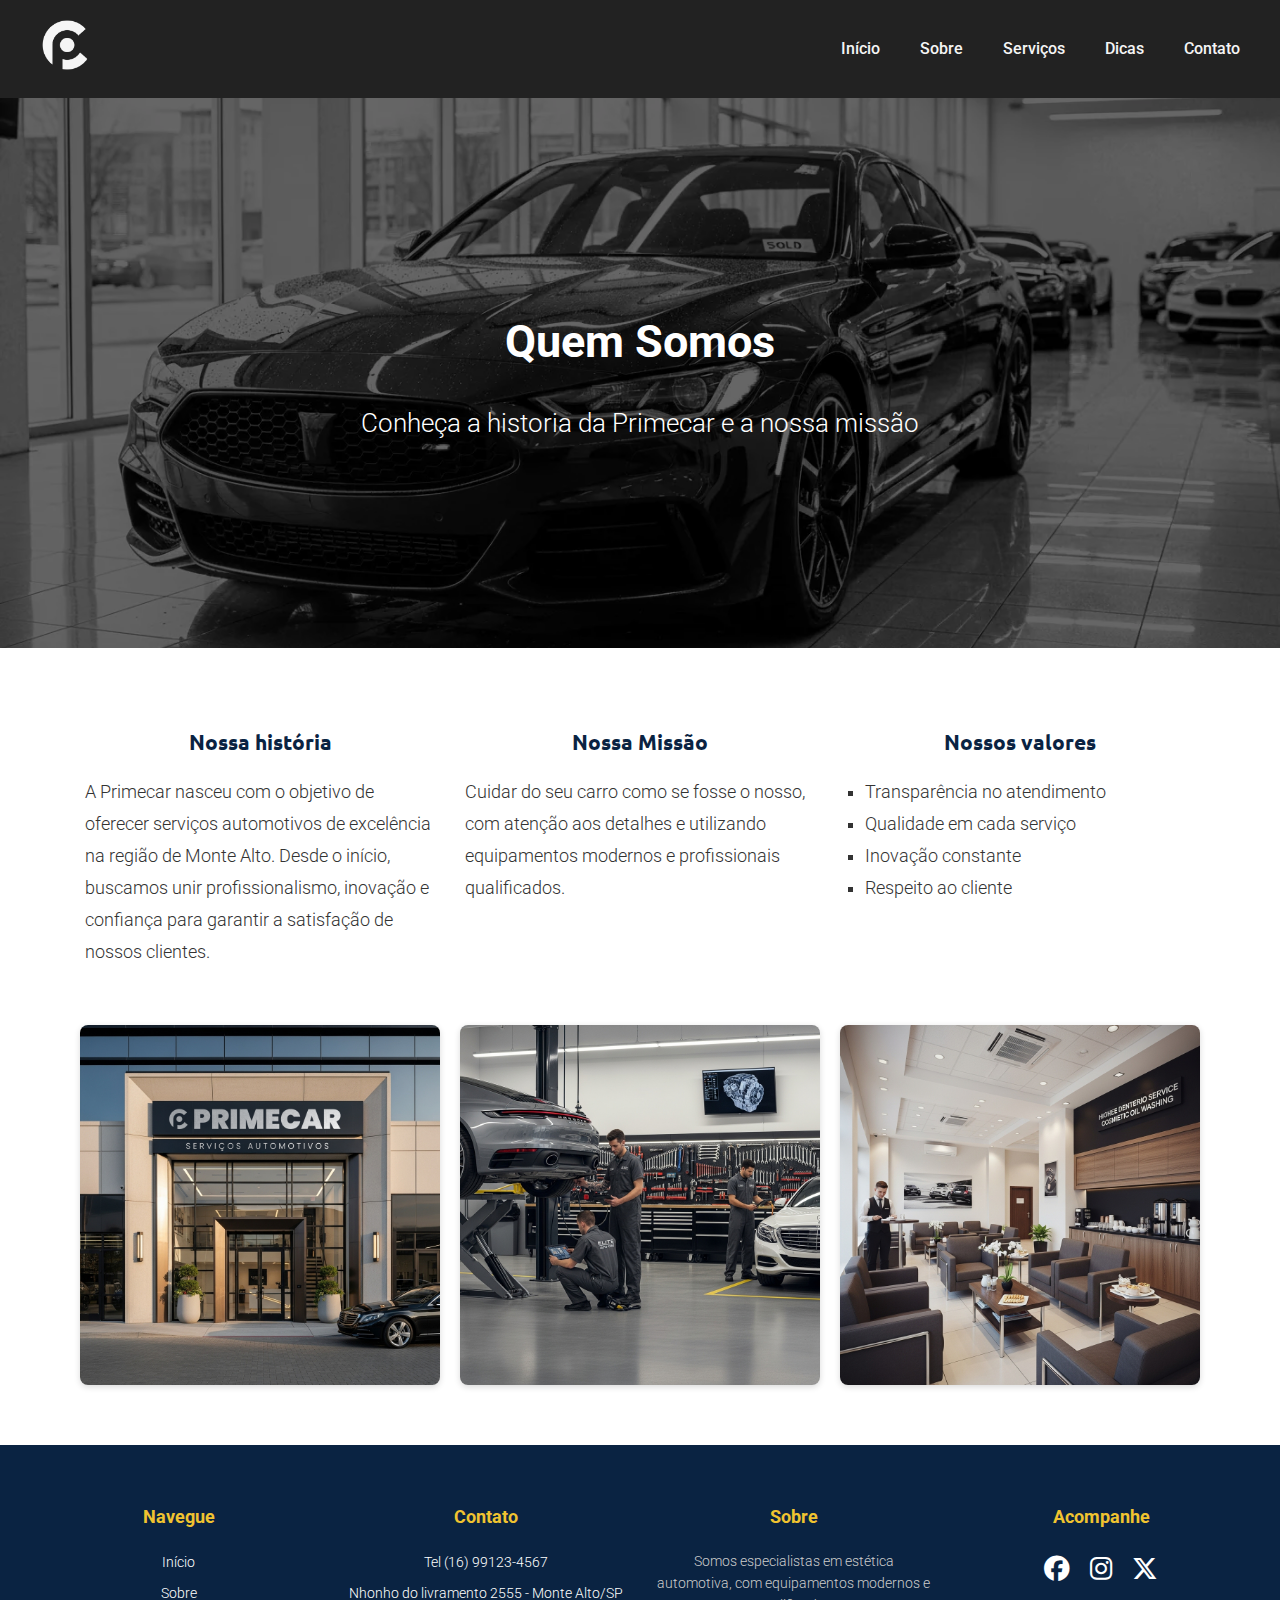
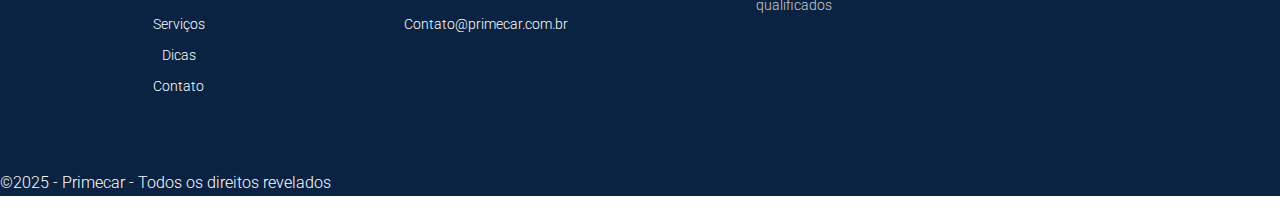
<file: sobre.html>
<!DOCTYPE HTML>
<html lang="pt-BR">
<head>
  <meta charset="utf-8">
    <title>Primecar - Centro automotivo</title>

    <!-- FOLHAS DE ESTILO -->
    <link rel="stylesheet" type="text/css" href="css/normalize.css">
    <link rel="stylesheet" type="text/css" href="css/style.css">

    <!-- FONTES -->
    <link rel="preconnect" href="https://fonts.googleapis.com">
    <link rel="preconnect" href="https://fonts.gstatic.com" crossorigin>
    <link href="https://fonts.googleapis.com/css2?family=Roboto:ital,wght@0,100..900;1,100..900&family=Ubuntu:ital,wght@0,300;0,400;0,500;0,700;1,300;1,400;1,500;1,700&display=swap" rel="stylesheet">

        <!--ICONS-->
    <link rel="stylesheet" href="https://cdnjs.cloudflare.com/ajax/libs/font-awesome/6.5.0/css/all.min.css"&gt; <!-- Biblioteca de ícones (Facebook, Instagram, etc.) --> <!-- BIBILIOTECA DE ICONS - FACEBOOK INSTA E X-->

  </head>
  <body>
    <header class="main-header">
      <div class="logo">
        <img src="img/logo.png">
      </div>
      <nav class="main-nav">
        <ul>
        <a href="index.html"> <li>Início</li> </a>
         <a href="sobre.html"> <li>Sobre</li> </a>
         <a href="servicos.html"> <li>Serviços</li> </a>
         <a href="dicas.html"> <li>Dicas</li> </a>
         <a href="contato.html"> <li>Contato</li> </a>
        </ul>
      </nav>
    </header>
    <main>
       <section class="banner">
        <div class="banner-overlay"></div>  <!-- Sobreposição escura por cima da imagem -->
        <div class="banner-content">
           <h1>Quem Somos</h1>
         <p>Conheça a historia da Primecar e a nossa missão</p>
        </div>
       </section>
       <section class="sobre">
        <div class="sobre-blocos">
          <div class="sobre-texto">
                <h2>Nossa história</h2>
                <p>A Primecar nasceu com o objetivo de oferecer serviços automotivos de excelência na região de Monte Alto. Desde o início, buscamos unir profissionalismo, inovação e confiança para garantir a satisfação de nossos clientes. </p>
          </div>
          <div class="sobre-texto">
            <h2>Nossa Missão</h2>
            <p>Cuidar do seu carro como se fosse o nosso, com atenção aos detalhes e utilizando equipamentos modernos e profissionais qualificados.</p>
          </div>
          <div class="sobre-texto">
            <h2>Nossos valores</h2>
            <ul>
                <li>Transparência no atendimento</li>
                <li>Qualidade em cada serviço</li>
                <li>Inovação constante</li>
                <li>Respeito ao cliente</li>
            </ul>
          </div>
          </div>
          <div class="sobre-imagens">
            <img src="img/fachada.png" alt="Fachada da Primecar">
            <img src="img/tecnica.jpg" alt="Área mecânica da Primecar">
            <img src="img/espera.jpg"  alt="Sala de espera para clientes">
          </div>
       </section>
    </main>
   <footer class="rodape"> <!-- INICIO DO RODAPÉ DO SITE -->

    <div class="rodape-container"> <!-- CONTAIR DO RODAPÉ PARA ORGANIZAÇÃO -->

       <!-- COLUNA 1 - NAVEGUE -->
       <div>
           <h3>Navegue</h3>
           <ul>
             <a href="index.html"><li>Início</li></a>
             <a href="sobre.html"><li>Sobre</li></a>
             <a href="serviços.html"><li>Serviços</li></a>
             <a href="dicas.html"><li>Dicas</li></a>
             <a href="contato.html"><li>Contato</li></a>
           </ul>
       </div> <!-- FECHA COLUNA 1 -->

       <!-- COLUNA 2 - CONTATO -->
       <div>
           <h3>Contato</h3>
           <ul>
             <li>Tel (16) 99123-4567</li>
             <li>Nhonho do livramento 2555 - Monte Alto/SP</li>
             <a href="mailto:Contato@primecar.com.br"><li>Contato@primecar.com.br</li></a>
           </ul>
       </div> <!-- FECHA COLUNA 2 -->

       <!-- COLUNA 3 - SOBRE -->
       <div>
           <h3>Sobre</h3>
           <p>Somos especialistas em estética automotiva, com equipamentos modernos e qualificados</p>
       </div> <!-- FECHA COLUNA 3 -->

       <!-- COLUNA 4 - ACOMPANHA (REDES SOCIAIS) -->
       <div>
           <h3>Acompanhe</h3>
           <div class="social-links">
             <a href=""><i class="fa-brands fa-facebook"></i></a>
             <a href=""><i class="fa-brands fa-instagram"></i></a>
             <a href=""><i class="fa-brands fa-x-twitter"></i></a>
           </div>
       </div> <!-- FECHA COLUNA 4 -->

    </div> <!-- FINAL DO CONTAINER DO RODAPÉ-->

    <p>&copy;2025 - Primecar - Todos os direitos revelados</p>
   </footer> <!-- FIM DO RODAPÉ -->
  </body>
  </html>
</file>
<file: css/style.css>
/* == FONTES UBUNTU E ROBOTO ==


.ubuntu-light {
  font-family: "Ubuntu", sans-serif;
  font-weight: 300;
  font-style: normal;
}

.ubuntu-regular {
  font-family: "Ubuntu", sans-serif;
  font-weight: 400;
  font-style: normal;
}

.ubuntu-medium {
  font-family: "Ubuntu", sans-serif;
  font-weight: 500;
  font-style: normal;
}

.ubuntu-bold {
  font-family: "Ubuntu", sans-serif;
  font-weight: 700;
  font-style: normal;
}

.ubuntu-light-italic {
  font-family: "Ubuntu", sans-serif;
  font-weight: 300;
  font-style: italic;
}

.ubuntu-regular-italic {
  font-family: "Ubuntu", sans-serif;
  font-weight: 400;
  font-style: italic;
}

.ubuntu-medium-italic {
  font-family: "Ubuntu", sans-serif;
  font-weight: 500;
  font-style: italic;
}

.ubuntu-bold-italic {
  font-family: "Ubuntu", sans-serif;
  font-weight: 700;
  font-style: italic;
}


.roboto-<uniquifier> {
  font-family: "Roboto", sans-serif;
  font-optical-sizing: auto;
  font-weight: <weight>;
  font-style: normal;
  font-variation-settings:
    "wdth" 100;
}

  */



/* ====== ESTILO GERAL ====== */

body{
   font-family: "Roboto", sans-serif;
   font-weight: 300;
   color: #22222;
   background-color: #fff;
   line-height: 1.6;
 }


 h2 {
  font-family: "Ubuntu", sans-serif;
  font-weight: 700;
  font-style: normal;
}

/* ====== CABEÇALHO ====== */

.main-header{
  background-color: #222;
  padding: 20px 40px; /* =Margem interna dos elementos= */
  color: #fff;
  display: flex;
  align-items: center;
  justify-content: space-between;


}

.logo img{
  max-height: 50px; /* Define altura máxima da imagem */

}


/* == MENU DE NAVEGAÇÃO == */

.main-nav ul{
  list-style: none; /* remove as bolinhas de uma lista não ordenadas */
  display: flex;
  gap: 40px; /* Distância entre os itens do menu (li) */
}

.main-nav a{
  color: #f5f5f5;
  text-decoration: none;
  font-weight: 500;
  transition: 0.3s ease; /* Aplica o efeito de transição ao "hover" */
}

.main-nav a:hover{  /* muda a cor das fontes de quando coloca o cursor em cima */
  color: #f0c330;
}


/* == BANNER == */

.banner{
  position: relative; /* referencia para overlay e contéudo */
  height: 550px; /* altura do banner */
  background: url("../img/bg header.webp") no-repeat center center/cover;
  display:  flex;
  align-items: center; /* alinha os elementos no centro vertical */
  justify-content: center; /* alinha os elementos no centro horizontal */
  text-align: center;
  color: #fff;
}


/* OVERLAY:
    A FAIXA ESCURA QUE COBRE TODA A IMAGEM
    CRIA CONTRASTE PARA O TEXTO DO BANNER FICAR LEGÍVEL

*/

.banner-overlay{
  position: absolute;
  background-color:  rgba(0, 0, 0, 0.6);
  z-index: 1; /* Fica atras do texto */
  top: 0;
  left: 0;
  width:  100%;
  height: 100%;
}

/* CONTÊUDO DO BANNER
- TEXTO Q APARECE EM CIMA DA FAIXA ESCURA

 */

.banner-content{
 z-index: 2;
 padding: 20px;
 max-width: 800px;
 position: relative;
}

.banner-content h1{
   font-size: 2.8rem;
   margin-bottom: 15px;
}

.banner-content p{
  font-size: 1.6rem;
}


/* ==================
    SEÇÃO DE DESTAQUES
  ==================
    - AQUI FICAM OS ARTIGOS COM NOTICIAS E DICAS
    - USAMOS O "GRID" PARA ORGANIZAR OS CARDS DE FORMA AUTOMATICA
*/



.destaques{
  max-width: 1100px; /* APLICA UMA LARGURA MAXIMA À SESSÃO DESTAQUES */
  margin: auto; /* CENTRALIZA A SESSÃO*/
}

.destaques h2{
  font-size: 2rem;
  margin-bottom: 30px;
  color: #111;
}

.destaques .grid{
    display: grid;
  grid-template-columns: repeat(auto-fill, minmax(280px, 1fr));
     column-gap: 20px; /* espaço entre os cards */
}

.destaques article{
  background: #fff;
  border-radius: 8px;
  box-shadow: 0 2px 5px rgba(0, 0, 0, 0.1);
  padding:  15px;
  text-align: center;
  transition: transform 0.4s ease;
}

.destaques article:hover{
  transform: translateY(-5px);

}

.destaques img{
  max-width: 100%;
  border-radius: 6px;
  margin-bottom: 10px;
}


.destaques h3{
  font-size: 1.4rem;
  color: #0a2342;
  margin-bottom: 10px;
}


.destaques p{
  font-size: 1.1rem;
  color: #444;
}

/* ==================
    SEÇÃO DO RODAPE
  ==================
    - A PARTE FINAL DO SITE
    - USAMOS O "GRID" PARA DIVIDIR AS COLUNAS DENTRO DO FOOTER;
    - NAVEGUE - CONTATO - SOBRE- REDES SOCIAIS ;
*/

/*=================================================

#- chamar a ID
	oque é? ELEMENTO DE FORMATAÇÃO ÚNICA NA PÁGINA
.- chamar a CLASS
	oque é? ELEMENTO DE FORMATAÇÃO REPETIDA NA PÁGINA

====================================================*/

.rodape {
	background-color: #0a2342;
	color: #fff;
	width: 100%;


}

.rodape .rodape-container{
	max-width: 1200px;
	margin: 0 auto;
	padding: 40px 20px;
	display: grid;
	grid-template-columns: repeat(auto-fill, minmax(220px,  1fr));
	gap: 30px;
	text-align: center;
	justify-content: center;
	align-items: start;
}

.rodape h3{
	font-size: 1.1rem;
	margin-bottom: 20px;
	color: #f0c330;
}

.rodape ul{
	list-style: none;
	padding: 0;

}

.rodape ul li{
	margin-bottom: 8px;
	font-size: 0.9rem;

}

.rodape a{
	color: #fff;
	text-decoration: none;

}

.rodape a:hover{
	color: #f0c330;
	transition: 0.3s;
	font-weight: 500;


}

/*LINKS SOCIAIS*/

.rodape .social-links{
	display: flex;
	justify-content: center;
	gap: 20px;
}

.rodape .social-links a{
	color: #fff;
	font-size: 1.5rem;
	transition: color 0.3s;
}

.rodape .social-links a:hover{
	color: #f0c330;
}

.social-links i{
	font-size: 1.6rem;
}

/*CRÉDITOS FINAIS*/

.rodape .rodape-container p{
	grid-column: 1/-1;
	text-align: center;
	margin-top: 20px;
	font-size: 0.85rem;
	color: #ccc;
}

/*=== SEÇÃO SOBRE ===*/
.sobre{
	max-width: 1200px;
	margin: 60px auto;
	padding: 0 20px;
	text-align: center;
}

/*layout em 3 colunas  para os textos*/

.sobre-blocos{
	display: flex;
	justify-content: center;
	gap: 30px;
	margin-bottom: 40px;
	flex-wrap: wrap;

}
.sobre-texto{
	flex: 1;
	min-width: 280px;
	max-width: 350px;
}

.sobre-texto h2{
	color: #0a2342;
	margin-bottom: 10px;
	font-size: 1.3rem;
}

.sobre-texto p, .sobre-texto ul{
	font-size: 1.1rem;
	color: #333;
	line-height: 2rem;
	text-align: left;

}

/*Estilo da lista*/
.sobre-texto ul{
	list-style: square;
	padding-left: 20px;
}

/*Bloco de imagens*/

.sobre-imagens{
	display: flex;
	justify-content: center;
	gap: 20px;
	flex-wrap: wrap;

}

.sobre-imagens img{
	width: 30%;
	min-width: 250px;
	border-radius: 8px;
	box-shadow: 0 2px 6px rgba(0, 0, 0, 0.15);
}

/*===PAGINAS DE SERVIÇOS===*/



.servicos{
	max-width: 1200px;
	margin: 0 auto;
	padding: 60px 20px;
	text-align: center;

}

.servicos-grid{
	display: grid;
	grid-template-columns: repeat(auto-fit, minmax(250px, 1fr));
	gap: 20px;
}

.servicos-grid article{
	background: #fff;
	border-radius: 8px;
	box-shadow: 0 2px 6px rgba(0, 0, 0, 0.15);
	overflow: hidden;
	transition: transform 0.4s ease;
}

.servicos-grid article:hover{
	transform: scale(1.05);

}

/*IMAGENS*/

.servicos-grid img{
  width: 100%;
  display: block;
}

.servicos-grid h3{
  font-size: 1.2rem;
  color: #222;
  margin: 15px 0;
}



/*===INICIO DA PÁGINAS DICAS====*/

.dicas-grupo {
    max-width: 1000px;        
    margin: 40px auto;       
    padding: 0 20px;         
    text-align: left;         
    color: #1a2a4d;              
    line-height: 1.6;         
}

.dicas-grupo h2 {
    font-size: 28px;           
    margin-bottom: 15px;       
    color: #111;              
}

.dicas-grupo p {
    font-size: 16px;          
    margin-bottom: 25px;      
}

@media screen and (max-width: 768px) {
    .dicas-grupo h2 {
        font-size: 24px;       
    }

    .dicas-grupo p {
        font-size: 15px;       
    }
}



/*==================================*/



.dicas {
  padding: 50px 20px;
  background: #fff;
}

.dicas-grid {
  display: grid;
  grid-template-columns: repeat(auto-fit, minmax(280px, 1fr));
  gap: 20px;
  max-width: 1000px;
  margin: auto;
}

.dicas article {
  background: #fff;
  border-radius: 10px;
  box-shadow: 0 3px 8px rgba(0,0,0,0.1);
  padding: 18px;
  transition: 0.2s;
}

.dicas article:hover {
  transform: translateY(-5px);
  box-shadow: 0 5px 12px rgba(0,0,0,0.15);
}

.dicas h3 {
  color: #1a2a4d;
  margin-bottom: 8px;
  font-size: 1.1em;
}

.dicas p {
  color: #444;
  line-height: 1.5;
  font-size: 0.95em;
}



/*========que ver dar errado=========*/


.dicass h1{
  max-width: 1200px;
  margin: 0 auto;
  padding: 60px 20px;
  text-align: center;

}

.dicass article{
  background: #fff;
  border-radius: 10px;
  box-shadow: 0 2px 6px rgba(0, 0, 0, 0.15);
  overflow: hidden;
  transition: transform 0.4s ease;

}


.dicass p{
  
}
</file>
